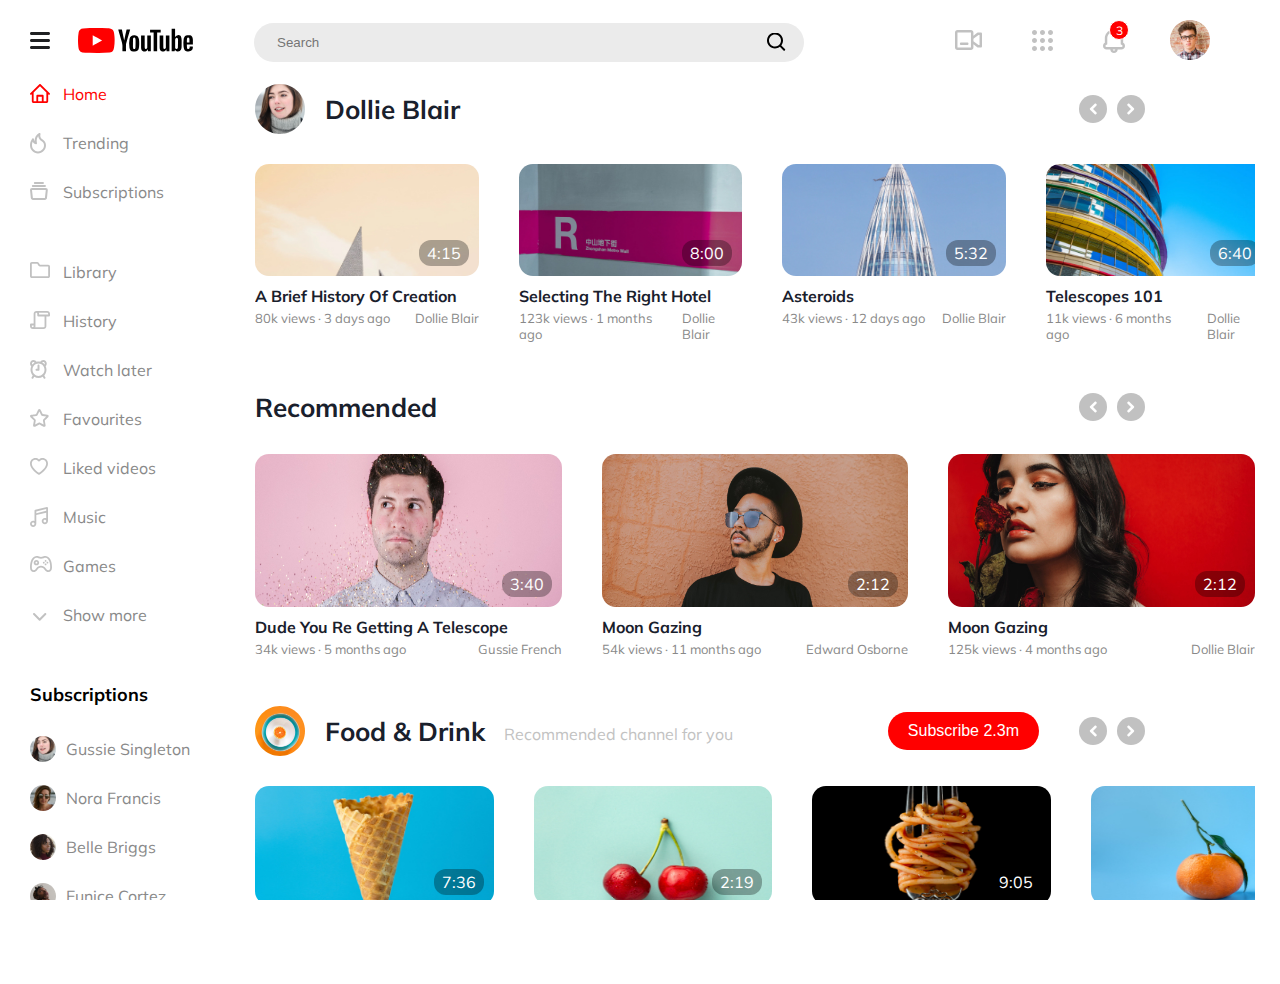
<file: index.html>
<!DOCTYPE html>
<html lang="en">

<head>
  <meta charset="UTF-8">
  <meta http-equiv="X-UA-Compatible" content="IE=edge">
  <meta name="viewport" content="width=device-width, initial-scale=1.0">
  <link rel="preconnect" href="https://fonts.gstatic.com" crossorigin>
  <link href="https://fonts.googleapis.com/css2?family=Mulish:wght@400;700&display=swap" rel="stylesheet">

  <link rel="stylesheet" href="./css/main.css">
  <link rel="stylesheet" href="./css/media.css">

  <title>YouTube Redesign</title>
</head>

<body>
  <header class="header">
    <div class="container">
      <div class="header__wrapper">
        <div class="header__logo">
          <a href="#" class="hamburger"><img src="./img/icons/hamburger.svg" alt="Menu"></a>
          <a href="./index.html"><img src="./img/logo.svg" alt="YouTube"></a>
        </div>
        <div class="header__input-wrapper">
          <input class="header__input-search" type="text" name="header-search" placeholder="Search">
        </div>
        <div class="header__details">
          <a href="#" class="header__icon">
            <svg class="icon" width="27" height="20" viewBox="0 0 27 20" xmlns="http://www.w3.org/2000/svg">
              <path fill-rule="evenodd" clip-rule="evenodd"
                d="M22.2082 2.86766L18.4091 5.68182V2.50266C18.4091 1.11814 17.3104 0 15.955 0H2.4541C1.09644 0 0 1.12048 0 2.50266V17.4973C0 18.8819 1.09874 20 2.4541 20H15.955C17.3126 20 18.4091 18.8795 18.4091 17.4973V14.3182L22.2082 17.1323C22.48 17.3336 22.9801 17.5 23.32 17.5H25.7691C26.456 17.5 27 16.939 27 16.2469V3.75309C27 3.06064 26.4489 2.5 25.7691 2.5H23.32C22.9732 2.5 22.4823 2.66461 22.2082 2.86766ZM2.45455 17.5V2.5H15.9545V17.5H2.45455ZM4.90909 13.75C4.90909 13.0596 5.45956 12.5 6.13996 12.5H12.2691C12.9489 12.5 13.5 13.0548 13.5 13.75C13.5 14.4404 12.9495 15 12.2691 15H6.13996C5.46017 15 4.90909 14.4452 4.90909 13.75ZM23.5108 14.9998L18.424 11.238L18.4243 8.76179L23.5073 4.9966L24.5455 4.99818V14.9988L23.5108 14.9998Z" />
            </svg>
          </a>
          <a href="#" class="header__icon">
            <svg class="icon" width="21" height="21" viewBox="0 0 21 21" xmlns="http://www.w3.org/2000/svg">
              <path fill-rule="evenodd" clip-rule="evenodd"
                d="M0 2.5C0 3.88071 1.11929 5 2.5 5C3.88071 5 5 3.88071 5 2.5C5 1.11929 3.88071 0 2.5 0C1.11929 0 0 1.11929 0 2.5ZM2.5 13C1.11929 13 0 11.8807 0 10.5C0 9.11929 1.11929 8 2.5 8C3.88071 8 5 9.11929 5 10.5C5 11.8807 3.88071 13 2.5 13ZM2.5 21C1.11929 21 0 19.8807 0 18.5C0 17.1193 1.11929 16 2.5 16C3.88071 16 5 17.1193 5 18.5C5 19.8807 3.88071 21 2.5 21ZM10.5 21C9.11929 21 8 19.8807 8 18.5C8 17.1193 9.11929 16 10.5 16C11.8807 16 13 17.1193 13 18.5C13 19.8807 11.8807 21 10.5 21ZM16 18.5C16 19.8807 17.1193 21 18.5 21C19.8807 21 21 19.8807 21 18.5C21 17.1193 19.8807 16 18.5 16C17.1193 16 16 17.1193 16 18.5ZM10.5 13C9.11929 13 8 11.8807 8 10.5C8 9.11929 9.11929 8 10.5 8C11.8807 8 13 9.11929 13 10.5C13 11.8807 11.8807 13 10.5 13ZM8 2.5C8 3.88071 9.11929 5 10.5 5C11.8807 5 13 3.88071 13 2.5C13 1.11929 11.8807 0 10.5 0C9.11929 0 8 1.11929 8 2.5ZM18.5 13C17.1193 13 16 11.8807 16 10.5C16 9.11929 17.1193 8 18.5 8C19.8807 8 21 9.11929 21 10.5C21 11.8807 19.8807 13 18.5 13ZM16 2.5C16 3.88071 17.1193 5 18.5 5C19.8807 5 21 3.88071 21 2.5C21 1.11929 19.8807 0 18.5 0C17.1193 0 16 1.11929 16 2.5Z" />
            </svg>
          </a>
          <a data-count="3" class="header__notification header__icon" href="#">
            <svg class="icon" width="22" height="26" viewBox="0 0 22 26" xmlns="http://www.w3.org/2000/svg">
              <path fill-rule="evenodd" clip-rule="evenodd"
                d="M3.66927 22.4545C1.64382 22.4545 0 20.8655 0 18.9091C0 17.6106 0.727122 16.4532 1.83849 15.835C1.83849 15.4764 1.83333 11.2256 1.83333 11.2256C1.83333 7.14185 4.66852 3.70365 8.55556 2.6765V2.36364C8.55556 1.05824 9.64997 0 11 0C12.35 0 13.4444 1.05824 13.4444 2.36364V2.6765C17.3323 3.70344 20.1667 7.14194 20.1667 11.2318V15.8454C21.2793 16.4664 22 17.619 22 18.9091C22 20.8681 20.3586 22.4545 18.3307 22.4545H14.6667C14.6646 24.413 13.0197 26 11 26C8.97496 26 7.33333 24.4143 7.33333 22.4571L3.66927 22.4545ZM9.77778 22.4545C9.77778 23.1083 10.3244 23.6364 11 23.6364C11.6709 23.6364 12.2201 23.1064 12.2222 22.4545H9.77778ZM17.7222 11.2318V16.9427C17.7222 17.2702 17.9922 17.6032 18.3181 17.6847L18.6385 17.7648C19.1733 17.8984 19.5556 18.3689 19.5556 18.9091C19.5556 19.5624 19.0088 20.0909 18.3307 20.0909H3.66927C2.99369 20.0909 2.44444 19.56 2.44444 18.9091C2.44444 18.3666 2.82517 17.8979 3.36026 17.7647L3.69151 17.6823C4.0153 17.6017 4.27778 17.2732 4.27778 16.9426V11.2256C4.27778 7.63639 7.28675 4.72727 11 4.72727C14.7148 4.72727 17.7222 7.63541 17.7222 11.2318Z" />
            </svg>
          </a>
        </div>
        <a href="#">
          <img src="./img/avatars/avatar1.svg" alt="Avatar">
        </a>
      </div>
    </div>
  </header>
  <main class="main">
    <section class="content content__main-page">
      <div class="sidebar scroll">
        <nav class="sidebar__menu">
          <ul class="sidebar__menu-list">
            <li class="sidebar__menu-item">
              <a href="#" class="sidebar__link sidebar__link_active">
                <div class="sidebar__menu-icon-wrapper">
                  <svg class="icon icon_active" width="20" height="19" viewBox="0 0 20 19"
                    xmlns="http://www.w3.org/2000/svg">
                    <path fill-rule="evenodd" clip-rule="evenodd"
                      d="M1.55192 10.5921C1.19689 10.9455 0.621289 10.9455 0.266267 10.5921C-0.0887555 10.2388 -0.0887555 9.66595 0.266267 9.31262L9.35718 0.264999C9.7122 -0.0883329 10.2878 -0.0883329 10.6428 0.264999L19.7337 9.31262C20.0888 9.66595 20.0888 10.2388 19.7337 10.5921C19.3787 10.9455 18.8031 10.9455 18.4481 10.5921L18.1818 10.3274V17.1945C18.1818 18.1933 17.3689 19 16.3628 19H3.63716C2.63348 19 1.81818 18.1934 1.81818 17.1945V10.3274L1.55192 10.5921ZM3.63716 17.1905L6.36364 17.191V11.7597C6.36364 11.2612 6.77023 10.8571 7.27003 10.8571H12.73C13.2306 10.8571 13.6364 11.2609 13.6364 11.7597V17.1929L16.3636 17.1945V8.51944L10 2.19166L3.63632 8.51948C3.63613 10.2308 3.63716 17.1905 3.63716 17.1905ZM11.8182 12.6653V17.1923L8.18182 17.1914V12.6667L11.8182 12.6653Z" />
                  </svg>
                </div>
                Home
              </a>
            </li>
            <li class="sidebar__menu-item">
              <a href="#" class="sidebar__link">
                <div class="sidebar__menu-icon-wrapper">
                  <svg class="icon" width="16" height="21" viewBox="0 0 16 21" xmlns="http://www.w3.org/2000/svg">
                    <path fill-rule="evenodd" clip-rule="evenodd"
                      d="M13.615 7.20041C15.1323 8.51081 16 10.1175 16 12.321C16 16.9118 12.4133 20.5268 8.0115 20.5268C3.60573 20.5268 0 16.9093 0 12.321C0 9.79412 0.547583 8.23242 2.15502 5.6366C2.66365 4.81522 3.89867 5.11434 3.99436 6.08209C4.08034 6.95167 4.34435 7.69187 4.729 8.25935C4.47244 5.19295 5.80372 1.74433 9.08631 0.10596C9.84629 -0.27335 10.6943 0.424512 10.4966 1.26648C9.98409 3.44851 10.5121 4.62244 11.8924 5.88709C11.926 5.91795 12.098 6.04489 12.3254 6.21279C12.7373 6.51686 13.3311 6.95524 13.615 7.20041ZM2.62075 9.00737C2.33897 9.66335 2 10.4525 2 12.321C2 15.7681 4.70107 18.478 8.0115 18.478C11.3159 18.478 14 15.7727 14 12.321C14 10.7811 13.4246 9.71578 12.3258 8.76679C12.1524 8.61699 11.7458 8.31456 11.3632 8.0299C11.0014 7.76076 10.6609 7.5075 10.559 7.41416C9.23392 6.20002 8.4238 4.9071 8.31376 3.18307C7.64377 3.85212 6.10424 5.93208 6.97198 10.0484C7.1065 10.6865 6.6318 11.289 5.99451 11.289C4.73006 11.289 3.48016 10.2984 2.71627 8.78204C2.68562 8.85634 2.65357 8.93095 2.62075 9.00737Z" />
                  </svg>
                </div>
                Trending
              </a>
            </li>
            <li class="sidebar__menu-item">
              <a href="#" class="sidebar__link">
                <div class="sidebar__menu-icon-wrapper">
                  <svg class="icon" width="18" height="18" viewBox="0 0 18 18" xmlns="http://www.w3.org/2000/svg">
                    <path fill-rule="evenodd" clip-rule="evenodd"
                      d="M3.9056 1C3.9056 0.447715 4.35471 0 4.901 0H12.9102C13.4599 0 13.9056 0.443865 13.9056 1C13.9056 1.55228 13.4565 2 12.9102 2H4.901C4.35125 2 3.9056 1.55614 3.9056 1ZM0.0101027 8.0949L0.811023 16.1041C0.917267 17.1665 1.83603 18 2.90122 18H14.91C15.9712 18 16.8943 17.1632 17.0002 16.1041L17.8011 8.0949C17.9152 6.95379 17.0495 6 15.9047 6H1.90647C0.759323 6 -0.103812 6.95576 0.0101027 8.0949ZM2.01101 8.00421L15.7998 8.0079L14.9056 16H2.9056L2.01101 8.00421ZM2.90122 3C2.35555 3 1.9056 3.44772 1.9056 4C1.9056 4.55614 2.35136 5 2.90122 5H14.91C15.4557 5 15.9056 4.55228 15.9056 4C15.9056 3.44386 15.4598 3 14.91 3H2.90122Z" />
                  </svg>
                </div>
                Subscriptions
              </a>
            </li>
          </ul>
          <ul class="sidebar__menu-list sidebar__menu-list_secondary">
            <li class="sidebar__menu-item">
              <a href="#" class="sidebar__link">
                <div class="sidebar__menu-icon-wrapper">
                  <svg class="icon" width="20" height="16" viewBox="0 0 20 16" xmlns="http://www.w3.org/2000/svg">
                    <path fill-rule=" evenodd" clip-rule="evenodd"
                      d="M1.81377 0C0.818072 0 0 0.793984 0 1.77341V14.2266C0 15.2066 0.814396 16 1.819 16H18.181C19.185 16 20 15.2042 20 14.2225V4.44412C20 3.4608 19.1843 2.66667 18.1781 2.66667H10.0034L8.71574 0.742815C8.441 0.332343 7.81071 0 7.30762 0H1.81377ZM18.181 14.2222L1.81818 14.2266L1.81377 1.77778L7.27273 1.78212L8.48211 3.64019C8.818 4.14203 9.39005 4.44444 10.0034 4.44444L18.1818 4.44412L18.181 14.2222Z" />
                  </svg>
                </div>
                Library
              </a>
            </li>
            <li class="sidebar__menu-item">
              <a href="#" class="sidebar__link">
                <div class="sidebar__menu-icon-wrapper">
                  <svg class="icon" width="20" height="18" viewBox="0 0 20 18" xmlns="http://www.w3.org/2000/svg">
                    <path fill-rule="evenodd" clip-rule="evenodd"
                      d="M6.36364 0C4.85741 0 3.63636 1.20746 3.63636 2.69744V12.6H0.909091C0.407014 12.6 0 13.0042 0 13.4991V15.3C0 16.7912 1.22411 18 2.72727 18H13.6364C15.1423 18 16.3636 16.7944 16.3636 15.3045V5.4H19.0909C19.5965 5.4 20 4.99813 20 4.5024V2.70439C20 1.21111 18.7799 0 17.2727 0H6.36364ZM5.3 16.2C5.40009 15.9193 5.45455 15.6172 5.45455 15.3026V2.69744C5.45455 2.20206 5.86107 1.8 6.36364 1.8C6.86402 1.8 7.27273 2.2043 7.27273 2.7V4.50094C7.27273 4.99748 7.67624 5.4 8.18182 5.4H14.5455V15.3045C14.5455 15.7991 14.1394 16.2 13.6364 16.2H5.3ZM1.81818 14.4V15.3C1.81818 15.7957 2.22689 16.2 2.72727 16.2C3.22984 16.2 3.63636 15.7979 3.63636 15.3026V14.4H1.81818ZM9.09091 3.6V2.7C9.09091 2.38443 9.03609 2.0815 8.9354 1.8H17.2727C17.7747 1.8 18.1818 2.20414 18.1818 2.70439V3.6H9.09091Z" />
                  </svg>
                </div>
                History
              </a>
            </li>
            <li class="sidebar__menu-item">
              <a href="#" class="sidebar__link">
                <div class="sidebar__menu-icon-wrapper">
                  <svg class="icon" width="17" height="19" viewBox="0 0 17 19" xmlns="http://www.w3.org/2000/svg">
                    <path fill-rule="evenodd" clip-rule="evenodd"
                      d="M12.7263 16.7342C11.4999 17.5194 10.0515 17.973 8.5 17.973C6.94846 17.973 5.50008 17.5194 4.27374 16.7342L3.36555 18.3497C3.08967 18.8405 2.48163 19.0104 2 18.7248C1.52171 18.4412 1.35565 17.817 1.6335 17.3227C1.6335 17.3227 2.68265 15.4627 2.70994 15.4264C1.3407 13.9519 0.5 11.9552 0.5 9.75676C0.5 8.53312 0.760452 7.37196 1.22753 6.32856C0.476253 5.66926 0 4.68905 0 3.59459C0 1.60935 1.567 0 3.5 0C4.79331 0 5.92278 0.720433 6.52869 1.79186C7.15928 1.62774 7.81973 1.54054 8.5 1.54054C9.11512 1.54054 9.71402 1.61184 10.2893 1.74683C10.9011 0.700295 12.017 0 13.2921 0C15.2251 0 16.7921 1.60935 16.7921 3.59459C16.7921 4.61644 16.3769 5.5387 15.7104 6.19316C16.2164 7.27113 16.5 8.47993 16.5 9.75676C16.5 11.9552 15.6593 13.9519 14.2901 15.4264C14.3173 15.4627 15.3665 17.3227 15.3665 17.3227C15.6443 17.817 15.4783 18.4412 15 18.7248C14.5184 19.0104 13.9103 18.8405 13.6344 18.3497L12.7263 16.7342ZM7.5 5.64845C7.5 5.08135 7.94386 4.62162 8.5 4.62162C9.05229 4.62162 9.5 5.07733 9.5 5.64845V9.75676C9.5 10.324 9.05665 10.7838 8.50095 10.7838H6.49905C5.94729 10.7838 5.5 10.3279 5.5 9.75676C5.5 9.18955 5.94335 8.72973 6.49905 8.72973H7.5V5.64845ZM2 3.59459C2 2.74378 2.67157 2.05405 3.5 2.05405C3.93928 2.05405 4.3426 2.24978 4.62052 2.56955C3.73645 3.07397 2.95519 3.74545 2.3172 4.54247C2.11715 4.27879 2 3.9482 2 3.59459ZM14.7921 3.59459C14.7921 2.74378 14.1205 2.05405 13.2921 2.05405C12.8889 2.05405 12.5161 2.21892 12.2426 2.49324C13.1305 2.9768 13.9191 3.62706 14.569 4.4034C14.7112 4.1665 14.7921 3.8885 14.7921 3.59459ZM8.5 15.9189C5.18629 15.9189 2.5 13.16 2.5 9.75676C2.5 6.35349 5.18629 3.59459 8.5 3.59459C11.8137 3.59459 14.5 6.35349 14.5 9.75676C14.5 13.16 11.8137 15.9189 8.5 15.9189Z" />
                  </svg>
                </div>
                Watch later
              </a>
            </li>
            <li class="sidebar__menu-item">
              <a href="#" class="sidebar__link">
                <div class="sidebar__menu-icon-wrapper">
                  <svg class="icon" width="19" height="18" viewBox="0 0 19 18" xmlns="http://www.w3.org/2000/svg">
                    <path fill-rule="evenodd" clip-rule="evenodd"
                      d="M15.5882 16.1776C15.8046 17.4345 14.7118 18.2242 13.5793 17.6312C13.5793 17.6312 9.32641 15.4276 9.36773 15.4059L5.11778 17.6312C3.98444 18.2246 2.89263 17.4335 3.10892 16.1776C3.10892 16.1776 3.89901 11.4682 3.93244 11.5007L0.494159 8.16277C-0.422732 7.27264 -0.00467551 5.99401 1.26148 5.81077C1.26148 5.81077 6.00269 5.10388 5.98203 5.14558L8.107 0.857337C8.67367 -0.286213 10.0239 -0.285345 10.5901 0.857337C10.5901 0.857337 12.7302 5.1298 12.684 5.12312L17.4356 5.81077C18.7027 5.99415 19.1191 7.27331 18.2029 8.16277C18.2029 8.16277 14.7844 11.5102 14.7765 11.4644L15.5882 16.1776ZM5.09647 15.5573L8.50515 13.7718C9.0044 13.5104 9.6939 13.511 10.1919 13.7718L13.609 15.561L12.9495 11.7764C12.8542 11.2228 13.0679 10.5699 13.4708 10.1787L16.2242 7.50565L12.4175 6.95008C11.8593 6.8693 11.3019 6.46516 11.0528 5.96262L9.34969 2.52567L7.64427 5.96262C7.39464 6.46637 6.83646 6.8695 6.27962 6.95008L2.46854 7.50163L5.22632 10.1787C5.63022 10.5708 5.84269 11.2241 5.74757 11.7764L5.09647 15.5573Z" />
                  </svg>
                </div>
                Favourites
              </a>
            </li>
            <li class="sidebar__menu-item">
              <a href="#" class="sidebar__link">
                <div class="sidebar__menu-icon-wrapper">
                  <svg class="icon" width="18" height="17" viewBox="0 0 18 17" xmlns="http://www.w3.org/2000/svg">
                    <path fill-rule="evenodd" clip-rule="evenodd"
                      d="M12.6 0C11.217 0 9.95536 0.530866 9 1.40391C8.04464 0.530866 6.78304 0 5.4 0C2.41766 0 0 2.46848 0 5.51351C0 9.95785 4.48072 14.2534 8.62049 16.7595C8.83009 16.8923 9.17315 16.8905 9.38216 16.7577C13.4946 14.2432 18 9.95763 18 5.51351C18 2.46848 15.5823 0 12.6 0ZM9.00509 14.8252C4.5546 11.8546 1.8 8.38441 1.8 5.51351C1.8 3.48349 3.41177 1.83784 5.4 1.83784C6.29958 1.83784 7.14325 2.17359 7.79955 2.77335L8.66561 3.56478C8.8528 3.73585 9.14971 3.73355 9.33439 3.56478L10.2004 2.77335C10.8567 2.17359 11.7004 1.83784 12.6 1.83784C14.5882 1.83784 16.2 3.48349 16.2 5.51351C16.2 8.45823 13.4557 11.8546 9.00509 14.8252Z" />
                  </svg>
                </div>
                Liked videos
              </a>
            </li>
            <li class="sidebar__menu-item">
              <a href="#" class="sidebar__link">
                <div class="sidebar__menu-icon-wrapper">
                  <svg class="icon" width="18" height="20" viewBox="0 0 18 20" xmlns="http://www.w3.org/2000/svg">
                    <path fill-rule="evenodd" clip-rule="evenodd"
                      d="M14.85 17.2729C16.5897 17.2729 18 15.8484 18 14.0911V0.92929C18.0016 0.854306 17.9939 0.777902 17.9762 0.701509C17.8626 0.212723 17.3782 -0.0904878 16.8943 0.0242693L5.22802 2.79094C4.82628 2.88621 4.55117 3.23961 4.5 3.63657V13.9428C4.09084 13.7464 3.63312 13.6366 3.15 13.6366C1.4103 13.6366 0 15.0611 0 16.8184C0 18.5757 1.4103 20.0002 3.15 20.0002C4.8897 20.0002 6.3 18.5757 6.3 16.8184V8.0407L16.2 5.6929V11.2155C15.7908 11.0192 15.3331 10.9093 14.85 10.9093C13.1103 10.9093 11.7 12.3338 11.7 14.0911C11.7 15.8484 13.1103 17.2729 14.85 17.2729ZM6.3 6.17308V4.40434L16.2 2.05654V3.82528L6.3 6.17308ZM16.2 14.0911C16.2 13.338 15.5956 12.7275 14.85 12.7275C14.1044 12.7275 13.5 13.338 13.5 14.0911C13.5 14.8442 14.1044 15.4548 14.85 15.4548C15.5956 15.4548 16.2 14.8442 16.2 14.0911ZM3.15 15.4548C3.89558 15.4548 4.5 16.0653 4.5 16.8184C4.5 17.5715 3.89558 18.182 3.15 18.182C2.40442 18.182 1.8 17.5715 1.8 16.8184C1.8 16.0653 2.40442 15.4548 3.15 15.4548Z" />
                  </svg>
                </div>
                Music
              </a>
            </li>
            <li class="sidebar__menu-item">
              <a href="#" class="sidebar__link">
                <div class="sidebar__menu-icon-wrapper">
                  <svg class="icon" width="22" height="16" viewBox="0 0 22 16" xmlns="http://www.w3.org/2000/svg">
                    <path fill-rule="evenodd" clip-rule="evenodd"
                      d="M12.9034 0.5233C12.1075 0.810958 11.7676 0.88899 10.9998 0.88899C10.232 0.88899 9.89216 0.810958 9.09627 0.5233L9.03409 0.500814C8.02943 0.137542 7.43229 0 6.44525 0C4.05055 0 1.85231 2.2826 0.942996 5.06478C0.245262 7.1996 0.0589768 8.56701 0 11.5385C0.0582506 14.4925 1.34092 15.9856 3.66063 16C5.11467 15.9917 6.11219 15.363 7.03418 14.2208C7.17642 14.0446 7.56758 13.5231 7.60944 13.4673L7.61308 13.4625C8.56208 12.235 9.54325 11.5652 11.0027 11.5556C12.4564 11.5652 13.4376 12.235 14.3866 13.4625L14.3902 13.4673C14.4321 13.5231 14.8232 14.0446 14.9655 14.2208C15.8875 15.363 16.885 15.9917 18.3278 16C20.6587 15.9856 21.9414 14.4925 21.9997 11.5727C21.9407 8.56701 21.7544 7.1996 21.0567 5.06478C20.1474 2.2826 17.9491 0 15.5544 0C14.5674 0 13.9702 0.137542 12.9656 0.500814L12.9034 0.5233ZM8.45597 2.18913C9.4419 2.54547 10.0813 2.66676 10.9998 2.66676C11.9183 2.66676 12.5578 2.54547 13.5437 2.18913L13.6061 2.16655C14.4238 1.87087 14.828 1.77778 15.5544 1.77778C16.9794 1.77778 18.6138 3.47492 19.309 5.60189C19.9465 7.55254 20.1108 8.75828 20.1667 11.5727C20.1263 13.5619 19.5656 14.2146 18.3273 14.2222C17.5536 14.2178 17.0194 13.8811 16.4091 13.125C16.3079 12.9996 16.0221 12.62 15.9044 12.4636L15.9043 12.4634L15.9041 12.4633L15.904 12.4631L15.9037 12.4627L15.9037 12.4627L15.8535 12.3961C14.5953 10.7687 13.164 9.79184 10.9941 9.77782C8.83563 9.79184 7.40436 10.7687 6.14621 12.3961L6.096 12.4626C5.97878 12.6183 5.69198 12.9994 5.59053 13.125C4.98023 13.8811 4.44608 14.2178 3.6611 14.2222C2.43407 14.2146 1.87336 13.5619 1.83299 11.5384C1.88885 8.75828 2.05311 7.55254 2.69066 5.60189C3.38582 3.47492 5.02024 1.77778 6.44525 1.77778C7.17164 1.77778 7.57582 1.87087 8.39355 2.16655L8.45597 2.18913ZM15.5832 5.77778C15.0769 5.77778 14.6665 5.37981 14.6665 4.88889C14.6665 4.39797 15.0769 4 15.5832 4C16.0894 4 16.4998 4.39797 16.4998 4.88889C16.4998 5.37981 16.0894 5.77778 15.5832 5.77778ZM14.6665 8.44444C14.6665 8.93536 15.0769 9.33333 15.5832 9.33333C16.0894 9.33333 16.4998 8.93536 16.4998 8.44444C16.4998 7.95352 16.0894 7.55556 15.5832 7.55556C15.0769 7.55556 14.6665 7.95352 14.6665 8.44444ZM17.4165 7.55556C16.9102 7.55556 16.4998 7.15759 16.4998 6.66667C16.4998 6.17575 16.9102 5.77778 17.4165 5.77778C17.9228 5.77778 18.3332 6.17575 18.3332 6.66667C18.3332 7.15759 17.9228 7.55556 17.4165 7.55556ZM12.8332 6.66667C12.8332 7.15759 13.2436 7.55556 13.7498 7.55556C14.2561 7.55556 14.6665 7.15759 14.6665 6.66667C14.6665 6.17575 14.2561 5.77778 13.7498 5.77778C13.2436 5.77778 12.8332 6.17575 12.8332 6.66667ZM6.4165 9.33333C4.89771 9.33333 3.6665 8.13943 3.6665 6.66667C3.6665 5.19391 4.89771 4 6.4165 4C7.93528 4 9.1665 5.19391 9.1665 6.66667C9.1665 8.13943 7.93528 9.33333 6.4165 9.33333ZM7.33316 6.66667C7.33316 7.15759 6.92276 7.55556 6.4165 7.55556C5.91024 7.55556 5.49983 7.15759 5.49983 6.66667C5.49983 6.17575 5.91024 5.77778 6.4165 5.77778C6.92276 5.77778 7.33316 6.17575 7.33316 6.66667Z" />
                  </svg>
                </div>
                Games
              </a>
            </li>
            <li class="sidebar__menu-item">
              <a href="#" class="sidebar__link">
                <div class="sidebar__menu-icon-wrapper sidebar__menu-icon-wrapper_more">
                  <svg class="icon" width="14" height="8" viewBox="0 0 14 8" xmlns="http://www.w3.org/2000/svg">
                    <path
                      d="M6.66931 5.25531L11.6193 0.305313C11.8704 0.0453564 12.2422 -0.0588996 12.5918 0.0326158C12.9415 0.124131 13.2145 0.397176 13.306 0.746806C13.3975 1.09644 13.2933 1.46824 13.0333 1.71931L7.37631 7.37631C6.98581 7.7667 6.35281 7.7667 5.96231 7.37631L0.305313 1.71931C0.0453564 1.46824 -0.0588996 1.09644 0.0326158 0.746806C0.124131 0.397176 0.397176 0.124131 0.746806 0.0326158C1.09644 -0.0588996 1.46824 0.0453564 1.71931 0.305313L6.66931 5.25531Z" />
                  </svg>
                </div>
                Show more
              </a>
            </li>
          </ul>
        </nav>
        <div class="sidebar__subscriptions">
          <h3 class="sidebar__subscriptions-title">Subscriptions</h3>
          <ul class="sidebar__subscriptions-list">
            <li class="sidebar__subscriptions-item">
              <a href="./channel.html" class="sidebar__link">
                <div class="sidebar__subscriptions-avatar-wrapper">
                  <img src="./img/avatars/avatar2.svg" alt="Avatar">
                </div>
                Gussie Singleton
              </a>
            </li>
            <li class="sidebar__subscriptions-item">
              <a href="./channel.html" class="sidebar__link">
                <div class="sidebar__subscriptions-avatar-wrapper">
                  <img src="./img/avatars/avatar3.svg" alt="Avatar">
                </div>
                Nora Francis
              </a>
            </li>
            <li class="sidebar__subscriptions-item">
              <a href="./channel.html" class="sidebar__link">
                <div class="sidebar__subscriptions-avatar-wrapper">
                  <img src="./img/avatars/avatar4.svg" alt="Avatar">
                </div>
                Belle Briggs
              </a>
            </li>
            <li class="sidebar__subscriptions-item">
              <a href="#" class="sidebar__link">
                <div class="sidebar__subscriptions-avatar-wrapper">
                  <img src="./img/avatars/avatar5.svg" alt="Avatar">
                </div>
                Eunice Cortez
              </a>
            </li>
            <li class="sidebar__subscriptions-item">
              <a href="#" class="sidebar__link">
                <div class="sidebar__subscriptions-avatar-wrapper">
                  <img src="./img/avatars/avatar6.svg" alt="Avatar">
                </div>
                Emma Hanson
              </a>
            </li>
            <li class="sidebar__subscriptions-item">
              <a href="#" class="sidebar__link">
                <div class="sidebar__subscriptions-avatar-wrapper">
                  <img src="./img/avatars/avatar7.svg" alt="Avatar">
                </div>
                Leah Berry
              </a>
            </li>
          </ul>
        </div>
        <div class="sidebar__settings">
          <a href="#" class="sidebar__link">
            <div class="sidebar__menu-icon-wrapper">
              <svg class="icon" width="19" height="20" viewBox="0 0 19 20" xmlns="http://www.w3.org/2000/svg">
                <path fill-rule="evenodd" clip-rule="evenodd"
                  d="M13.4684 3.72984L12.7255 3.2963C12.7255 3.2963 11.9499 1.18529 11.8845 1.04241C11.6372 0.446706 10.9608 0 10.2828 0H8.42097C7.74577 0 7.07222 0.445749 6.80795 1.06812C6.75378 1.18551 5.98673 3.29574 5.98673 3.29574L5.25274 3.73208C5.25274 3.73208 3.01723 3.34267 2.86067 3.32789C2.22115 3.24416 1.49608 3.60662 1.15706 4.19382L0.22616 5.80618C-0.11144 6.39092 -0.0621848 7.1971 0.344673 7.73715C0.419296 7.84283 1.8639 9.57203 1.8639 9.57203C1.8639 9.57203 1.85186 9.85686 1.85186 10C1.85186 10.303 1.86248 10.429 1.86248 10.429C1.86248 10.429 0.419296 12.1572 0.328229 12.2853C-0.0641449 12.7973 -0.112893 13.6066 0.22616 14.1938L1.15706 15.8062C1.49462 16.3909 2.21732 16.7514 2.88838 16.6691C3.01723 16.6573 5.23083 16.2672 5.23083 16.2672L5.97602 16.6921C5.97602 16.6921 6.75378 18.8145 6.81919 18.9574C7.06642 19.5532 7.74286 20 8.42097 20H10.2828C10.9579 20 11.6314 19.5544 11.8957 18.9321C11.9499 18.8147 12.7255 16.7 12.7255 16.7L13.4565 16.269C13.4565 16.269 15.8311 16.6709 15.8364 16.6714C16.4824 16.7558 17.2076 16.3934 17.5467 15.8062L18.4776 14.1938C18.8151 13.6091 18.766 12.803 18.3592 12.263C18.2846 12.1573 16.8393 10.4365 16.8393 10.4365C16.8393 10.4365 16.8519 10.146 16.8519 10C16.8519 9.69704 16.8429 9.56952 16.8429 9.56952C16.8429 9.56952 18.2846 7.8427 18.3757 7.71452C18.7679 7.20254 18.8166 6.39338 18.4776 5.80618L17.5467 4.19382C17.2091 3.60908 16.4863 3.24864 15.8151 3.33097C15.6863 3.34276 13.4684 3.72984 13.4684 3.72984ZM10.9423 4.30503L11.0766 4.75439L11.508 4.93843C11.9156 5.11235 12.3007 5.33528 12.6549 5.60181L13.0302 5.88422L13.4872 5.77567C14.151 5.618 15.7116 5.35656 15.8613 5.33828C15.9481 5.32769 16.6964 6.62368 16.6438 6.69352C16.5532 6.81399 15.5466 8.03475 15.0782 8.5308L14.7565 8.8714L14.8124 9.33653C14.8386 9.55534 14.8519 9.77673 14.8519 10C14.8519 10.2233 14.8386 10.4447 14.8124 10.6635L14.7565 11.1286L15.0782 11.4692C15.5466 11.9652 16.5532 13.186 16.6438 13.3065C16.6964 13.3763 15.9126 14.668 15.8613 14.6617C15.7116 14.6434 14.151 14.382 13.4872 14.2243L13.0302 14.1158L12.6549 14.3982C12.3007 14.6647 11.9156 14.8877 11.508 15.0616L11.0766 15.2456L10.9423 15.695C10.747 16.3484 10.1933 17.8297 10.1343 17.9684C10.1001 18.0487 8.60366 18.0487 8.56947 17.9683C8.5105 17.8297 7.95692 16.3484 7.76164 15.6951L7.62731 15.2457L7.1959 15.0616C6.78824 14.8877 6.40322 14.6648 6.04897 14.3983L5.67364 14.1159L5.21666 14.2245C4.55278 14.3822 2.99208 14.6435 2.84241 14.6618C2.75565 14.6724 2.00741 13.3763 2.05996 13.3065C2.15061 13.186 3.15718 11.9654 3.62557 11.4694L3.94723 11.1288L3.89139 10.6637C3.86512 10.4448 3.85186 10.2233 3.85186 10C3.85186 9.77667 3.86512 9.55522 3.89139 9.33635L3.94723 8.87119L3.62557 8.53058C3.15718 8.0346 2.15061 6.81396 2.05996 6.69349C2.00741 6.62365 2.75565 5.32763 2.84241 5.33821C2.99208 5.35647 4.55278 5.61785 5.21666 5.77554L5.67364 5.88408L6.04897 5.6017C6.40322 5.33517 6.78824 5.11226 7.1959 4.93836L7.62731 4.75432L7.76164 4.30495C7.95692 3.65163 8.5105 2.17034 8.56947 2.03168C8.60366 1.9513 10.1001 1.95127 10.1343 2.03164C10.1933 2.1703 10.747 3.65163 10.9423 4.30503ZM9.35186 13C7.69501 13 6.35186 11.6569 6.35186 10C6.35186 8.34315 7.69501 7 9.35186 7C11.0087 7 12.3519 8.34315 12.3519 10C12.3519 11.6569 11.0087 13 9.35186 13ZM10.3519 10C10.3519 10.5523 9.90415 11 9.35186 11C8.79958 11 8.35186 10.5523 8.35186 10C8.35186 9.44771 8.79958 9 9.35186 9C9.90415 9 10.3519 9.44771 10.3519 10Z" />
              </svg>
            </div>
            Settings
          </a>
        </div>
      </div>
      <div class="content__home-page scroll">
        <ul>
          <li class="content__recommendation">
            <div class="content__header">
              <h2 class="content__specific-title">
                <div class="content__image-wrapper">
                  <img class="content__image" src="./img/avatars/avatar2.svg" alt="Avatar">
                </div>
                Dollie Blair
              </h2>
              <div class="arrows">
                <button class="arrow arrow_left">
                  <div class="arrow-icon">
                    <img src="./img/icons/arrow-left.svg" alt="Arrow">
                  </div>
                </button>
                <button class="arrow">
                  <div class="arrow-icon">
                    <img src="./img/icons/arrow-right.svg" alt="Arrow">
                  </div>
                </button>
              </div>
            </div>
            <div class="content__slider">
              <ul class="content__video-list">
                <li class="content__video-item">
                  <a href="./video-player.html" class="content__video-link">
                    <div class="content__video-sm-image-wrapper">
                      <img class="image-border-radius" src="./img/video/small-size/small-video1.jpg" alt="Video">
                      <span class="video-time">4:15</span>
                    </div>
                    <h3 class="content__video-title">A Brief History Of Creation</h3>
                    <div class="content__video-info">
                      <p>80k views · 3 days ago</p>
                      <p>Dollie Blair</p>
                    </div>
                  </a>
                </li>
                <li class="content__video-item">
                  <a href="#" class="content__video-link">
                    <div class="content__video-sm-image-wrapper">
                      <img class="image-border-radius" src="./img/video/small-size/small-video2.jpg" alt="Video">
                      <span class="video-time">8:00</span>
                    </div>
                    <h3 class="content__video-title">Selecting The Right Hotel</h3>
                    <div class="content__video-info">
                      <p>123k views · 1 months ago</p>
                      <p>Dollie Blair</p>
                    </div>
                  </a>
                </li>
                <li class="content__video-item">
                  <a href="#" class="content__video-link">
                    <div class="content__video-sm-image-wrapper">
                      <img class="image-border-radius" src="./img/video/small-size/small-video3.jpg" alt="Video">
                      <span class="video-time">5:32</span>
                    </div>
                    <h3 class="content__video-title">Asteroids</h3>
                    <div class="content__video-info">
                      <p>43k views · 12 days ago</p>
                      <p>Dollie Blair</p>
                    </div>
                  </a>
                </li>
                <li class="content__video-item">
                  <a href="#" class="content__video-link">
                    <div class="content__video-sm-image-wrapper">
                      <img class="image-border-radius" src="./img/video/small-size/small-video4.jpg" alt="Video">
                      <span class="video-time">6:40</span>
                    </div>
                    <h3 class="content__video-title">Telescopes 101</h3>
                    <div class="content__video-info">
                      <p>11k views · 6 months ago</p>
                      <p>Dollie Blair</p>
                    </div>
                  </a>
                </li>
                <li class="content__video-item">
                  <a href="#" class="content__video-link">
                    <div class="content__video-sm-image-wrapper">
                      <img class="image-border-radius" src="./img/video/small-size/small-video5.jpg" alt="Video">
                      <span class="video-time">1:45</span>
                    </div>
                    <h3 class="content__video-title">Medical Care Is Just</h3>
                    <div class="content__video-info">
                      <p>18k views · 2 days ago</p>
                      <p>Dollie Blair</p>
                    </div>
                  </a>
                </li>
                <li class="content__video-item">
                  <a href="#" class="content__video-link">
                    <div class="content__video-sm-image-wrapper">
                      <img class="image-border-radius" src="./img/video/small-size/small-video6.jpg" alt="Video">
                      <span class="video-time">2:12</span>
                    </div>
                    <h3 class="content__video-title">Moon Gazing</h3>
                    <div class="content__video-info">
                      <p>67k views · 4 months ago</p>
                      <p>Dollie Blair</p>
                    </div>
                  </a>
                </li>
              </ul>
            </div>
          </li>
          <li class="content__recommendation">
            <div class="content__header">
              <h2 class="content__specific-title">
                Recommended
              </h2>
              <div class="arrows">
                <button class="arrow arrow_left">
                  <div class="arrow-icon">
                    <img src="./img/icons/arrow-left.svg" alt="Arrow">
                  </div>
                </button>
                <button class="arrow">
                  <div class="arrow-icon">
                    <img src="./img/icons/arrow-right.svg" alt="Arrow">
                  </div>
                </button>
              </div>
            </div>
            <div class="content__slider">
              <ul class="content__video-list content__video-list_second">
                <li class="content__video-item">
                  <a href="#" class="content__video-link">
                    <div class="content__video-big-image-wrapper image-border-radius">
                      <img class="image-border-radius" src="./img/video/big-size/big-video1.jpg" alt="Video">
                      <span class="video-time">3:40</span>
                    </div>
                    <h3 class="content__video-title">Dude You Re Getting A Telescope</h3>
                    <div class="content__video-info">
                      <p>34k views · 5 months ago</p>
                      <p>Gussie French</p>
                    </div>
                  </a>
                </li>
                <li class="content__video-item">
                  <a href="#" class="content__video-link">
                    <div class="content__video-big-image-wrapper image-border-radius">
                      <img class="image-border-radius" src="./img/video/big-size/big-video2.jpg" alt="Video">
                      <span class="video-time">2:12</span>
                    </div>
                    <h3 class="content__video-title">Moon Gazing</h3>
                    <div class="content__video-info">
                      <p>54k views · 11 months ago</p>
                      <p>Edward Osborne</p>
                    </div>
                  </a>
                </li>
                <li class="content__video-item">
                  <a href="#" class="content__video-link">
                    <div class="content__video-big-image-wrapper image-border-radius">
                      <img class="image-border-radius" src="./img/video/big-size/big-video3.jpg" alt="Video">
                      <span class="video-time">2:12</span>
                    </div>
                    <h3 class="content__video-title">Moon Gazing</h3>
                    <div class="content__video-info">
                      <p>125k views · 4 months ago</p>
                      <p>Dollie Blair</p>
                    </div>
                  </a>
                </li>
              </ul>
            </div>
          </li>
          <li class="content__recommendation">
            <div class="content__header">
              <h2 class="content__specific-title">
                <div class="content__image-wrapper">
                  <img class="content__image" src="./img/plate.svg" alt="Avatar">
                </div>
                Food & Drink
                <span class="content__subtitle">Recommended channel for you</span>
              </h2>
              <div class="content__controls">
                <button class="subscribe">Subscribe 2.3m</button>
                <div class="arrows">
                  <button class="arrow arrow_left">
                    <div class="arrow-icon">
                      <img src="./img/icons/arrow-left.svg" alt="Arrow">
                    </div>
                  </button>
                  <button class="arrow">
                    <div class="arrow-icon">
                      <img src="./img/icons/arrow-right.svg" alt="Arrow">
                    </div>
                  </button>
                </div>
              </div>
            </div>
            <div class="content__slider">
              <ul class="content__video-list">
                <li class="content__video-item">
                  <a href="#" class="content__video-link">
                    <div class="content__video-sm-image-wrapper">
                      <img class="image-border-radius" src="./img/video/small-size/small-video7.jpg" alt="Video">
                      <span class="video-time">7:36</span>
                    </div>
                    <h3 class="content__video-title">Astronomy Or Astrology</h3>
                    <div class="content__video-info">
                      <p>240k views · 4 months ago</p>
                      <p>Food & Drink</p>
                    </div>
                  </a>
                </li>
                <li class="content__video-item">
                  <a href="#" class="content__video-link">
                    <div class="content__video-sm-image-wrapper">
                      <img class="image-border-radius" src="./img/video/small-size/small-video8.jpg" alt="Video">
                      <span class="video-time">2:19</span>
                    </div>
                    <h3 class="content__video-title">Advertising Outdoors</h3>
                    <div class="content__video-info">
                      <p>13k views · 15 days ago</p>
                      <p>Food & Drink</p>
                    </div>
                  </a>
                </li>
                <li class="content__video-item">
                  <a href="#" class="content__video-link">
                    <div class="content__video-sm-image-wrapper">
                      <img class="image-border-radius" src="./img/video/small-size/small-video9.jpg" alt="Video">
                      <span class="video-time">9:05</span>
                    </div>
                    <h3 class="content__video-title">Radio Astronomy</h3>
                    <div class="content__video-info">
                      <p>1k views · 11 months ago</p>
                      <p>Food & Drink</p>
                    </div>
                  </a>
                </li>
                <li class="content__video-item">
                  <a href="#" class="content__video-link">
                    <div class="content__video-sm-image-wrapper">
                      <img class="image-border-radius" src="./img/video/small-size/small-video10.jpg" alt="Video">
                      <span class="video-time">3:40</span>
                    </div>
                    <h3 class="content__video-title">A Good Autoresponder</h3>
                    <div class="content__video-info">
                      <p>45k views · 2 months ago</p>
                      <p>Food & Drink</p>
                    </div>
                  </a>
                </li>
                <li class="content__video-item">
                  <a href="#" class="content__video-link">
                    <div class="content__video-sm-image-wrapper">
                      <img class="image-border-radius" src="./img/video/small-size/small-video11.jpg" alt="Video">
                      <span class="video-time">1:56</span>
                    </div>
                    <h3 class="content__video-title">Baby Monitor Technology</h3>
                    <div class="content__video-info">
                      <p>86k views · 7 days ago</p>
                      <p>Food & Drink</p>
                    </div>
                  </a>
                </li>
                <li class="content__video-item">
                  <a href="#" class="content__video-link">
                    <div class="content__video-sm-image-wrapper">
                      <img class="image-border-radius" src="./img/video/small-size/small-video12.jpg" alt="Video">
                      <span class="video-time">4:15</span>
                    </div>
                    <h3 class="content__video-title">Asteroids</h3>
                    <div class="content__video-info">
                      <p>123k views · 4 months ago</p>
                      <p>Dollie Blair</p>
                    </div>
                  </a>
                </li>
              </ul>
            </div>
          </li>
        </ul>
      </div>
    </section>
  </main>
</body>

</html>
</file>
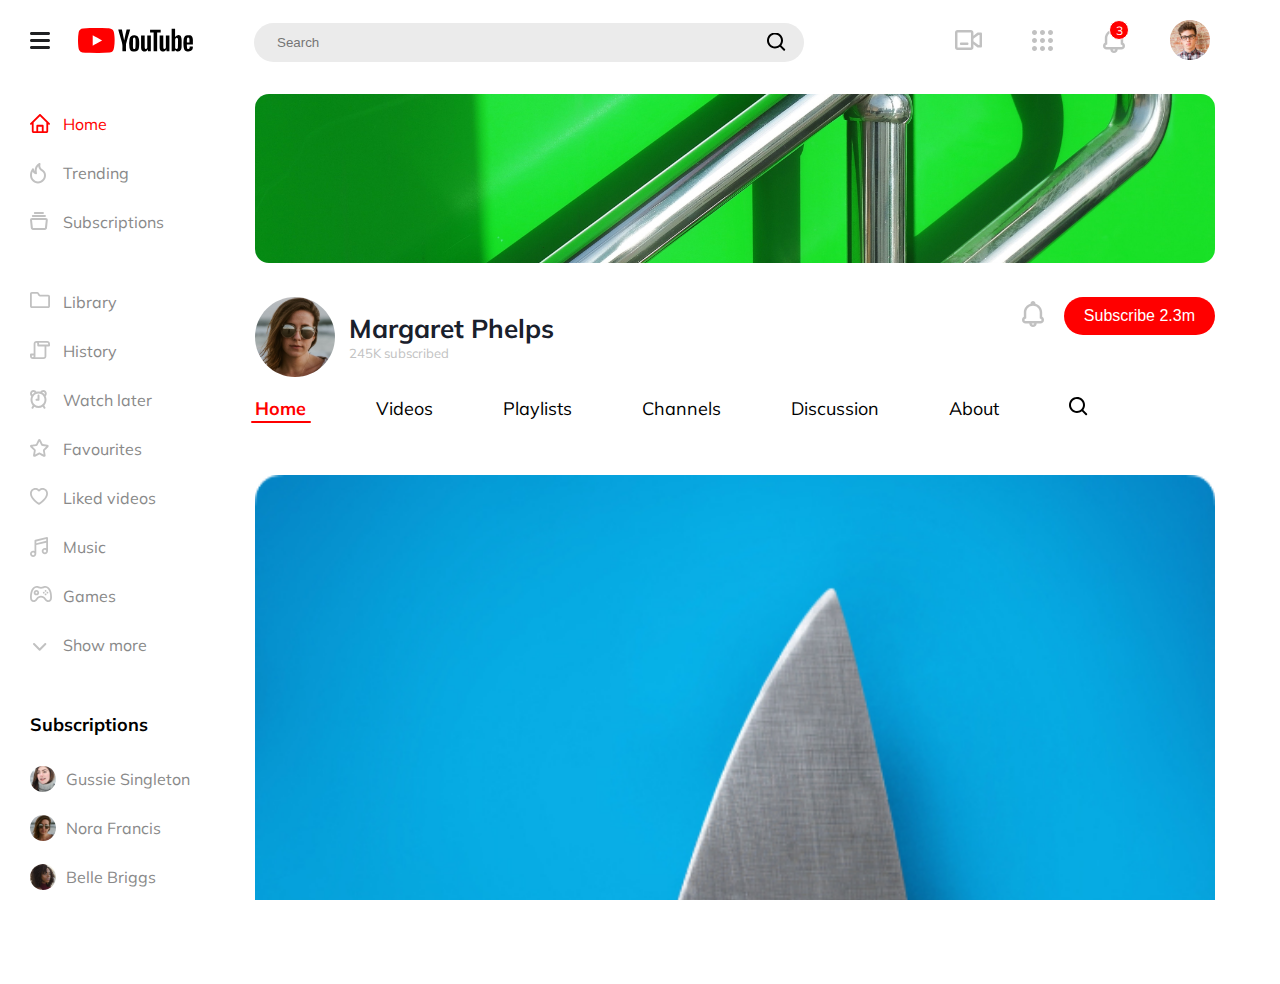
<file: channel.html>
<!DOCTYPE html>
<html lang="en">

<head>
  <meta charset="UTF-8">
  <meta http-equiv="X-UA-Compatible" content="IE=edge">
  <meta name="viewport" content="width=device-width, initial-scale=1.0">
  <link rel="preconnect" href="https://fonts.gstatic.com" crossorigin>
  <link href="https://fonts.googleapis.com/css2?family=Mulish:wght@400;700&display=swap" rel="stylesheet">

  <link rel="stylesheet" href="./css/main.css">
  <link rel="stylesheet" href="./css/media.css">

  <title>YouTube Redesign</title>
</head>

<body>
  <header class="header">
    <div class="header__wrapper">
      <div class="header__logo channel-page-logo">
        <a href="#" class="hamburger"><img src="./img/icons/hamburger.svg" alt="Menu"></a>
        <a href="./index.html"><img src="./img/logo.svg" alt="YouTube"></a>
      </div>
      <a href="./index.html" class="logo">
        <div class="logo__wrapper">
          <img src="./img/icons/logo-icon.svg" alt="YouTube">
        </div>
        Margaret Phelps
      </a>
      <div class="header__input-wrapper">
        <input class="header__input-search" type="text" name="header-search" placeholder="Search">
      </div>
      <div class="header__details">
        <a href="#" class="header__icon">
          <svg class="icon" width="27" height="20" viewBox="0 0 27 20" xmlns="http://www.w3.org/2000/svg">
            <path fill-rule="evenodd" clip-rule="evenodd"
              d="M22.2082 2.86766L18.4091 5.68182V2.50266C18.4091 1.11814 17.3104 0 15.955 0H2.4541C1.09644 0 0 1.12048 0 2.50266V17.4973C0 18.8819 1.09874 20 2.4541 20H15.955C17.3126 20 18.4091 18.8795 18.4091 17.4973V14.3182L22.2082 17.1323C22.48 17.3336 22.9801 17.5 23.32 17.5H25.7691C26.456 17.5 27 16.939 27 16.2469V3.75309C27 3.06064 26.4489 2.5 25.7691 2.5H23.32C22.9732 2.5 22.4823 2.66461 22.2082 2.86766ZM2.45455 17.5V2.5H15.9545V17.5H2.45455ZM4.90909 13.75C4.90909 13.0596 5.45956 12.5 6.13996 12.5H12.2691C12.9489 12.5 13.5 13.0548 13.5 13.75C13.5 14.4404 12.9495 15 12.2691 15H6.13996C5.46017 15 4.90909 14.4452 4.90909 13.75ZM23.5108 14.9998L18.424 11.238L18.4243 8.76179L23.5073 4.9966L24.5455 4.99818V14.9988L23.5108 14.9998Z" />
          </svg>
        </a>
        <a href="#" class="header__icon">
          <svg class="icon" width="21" height="21" viewBox="0 0 21 21" xmlns="http://www.w3.org/2000/svg">
            <path fill-rule="evenodd" clip-rule="evenodd"
              d="M0 2.5C0 3.88071 1.11929 5 2.5 5C3.88071 5 5 3.88071 5 2.5C5 1.11929 3.88071 0 2.5 0C1.11929 0 0 1.11929 0 2.5ZM2.5 13C1.11929 13 0 11.8807 0 10.5C0 9.11929 1.11929 8 2.5 8C3.88071 8 5 9.11929 5 10.5C5 11.8807 3.88071 13 2.5 13ZM2.5 21C1.11929 21 0 19.8807 0 18.5C0 17.1193 1.11929 16 2.5 16C3.88071 16 5 17.1193 5 18.5C5 19.8807 3.88071 21 2.5 21ZM10.5 21C9.11929 21 8 19.8807 8 18.5C8 17.1193 9.11929 16 10.5 16C11.8807 16 13 17.1193 13 18.5C13 19.8807 11.8807 21 10.5 21ZM16 18.5C16 19.8807 17.1193 21 18.5 21C19.8807 21 21 19.8807 21 18.5C21 17.1193 19.8807 16 18.5 16C17.1193 16 16 17.1193 16 18.5ZM10.5 13C9.11929 13 8 11.8807 8 10.5C8 9.11929 9.11929 8 10.5 8C11.8807 8 13 9.11929 13 10.5C13 11.8807 11.8807 13 10.5 13ZM8 2.5C8 3.88071 9.11929 5 10.5 5C11.8807 5 13 3.88071 13 2.5C13 1.11929 11.8807 0 10.5 0C9.11929 0 8 1.11929 8 2.5ZM18.5 13C17.1193 13 16 11.8807 16 10.5C16 9.11929 17.1193 8 18.5 8C19.8807 8 21 9.11929 21 10.5C21 11.8807 19.8807 13 18.5 13ZM16 2.5C16 3.88071 17.1193 5 18.5 5C19.8807 5 21 3.88071 21 2.5C21 1.11929 19.8807 0 18.5 0C17.1193 0 16 1.11929 16 2.5Z" />
          </svg>
        </a>
        <a data-count="3" class="header__notification header__icon" href="#">
          <svg class="icon" width="22" height="26" viewBox="0 0 22 26" xmlns="http://www.w3.org/2000/svg">
            <path fill-rule="evenodd" clip-rule="evenodd"
              d="M3.66927 22.4545C1.64382 22.4545 0 20.8655 0 18.9091C0 17.6106 0.727122 16.4532 1.83849 15.835C1.83849 15.4764 1.83333 11.2256 1.83333 11.2256C1.83333 7.14185 4.66852 3.70365 8.55556 2.6765V2.36364C8.55556 1.05824 9.64997 0 11 0C12.35 0 13.4444 1.05824 13.4444 2.36364V2.6765C17.3323 3.70344 20.1667 7.14194 20.1667 11.2318V15.8454C21.2793 16.4664 22 17.619 22 18.9091C22 20.8681 20.3586 22.4545 18.3307 22.4545H14.6667C14.6646 24.413 13.0197 26 11 26C8.97496 26 7.33333 24.4143 7.33333 22.4571L3.66927 22.4545ZM9.77778 22.4545C9.77778 23.1083 10.3244 23.6364 11 23.6364C11.6709 23.6364 12.2201 23.1064 12.2222 22.4545H9.77778ZM17.7222 11.2318V16.9427C17.7222 17.2702 17.9922 17.6032 18.3181 17.6847L18.6385 17.7648C19.1733 17.8984 19.5556 18.3689 19.5556 18.9091C19.5556 19.5624 19.0088 20.0909 18.3307 20.0909H3.66927C2.99369 20.0909 2.44444 19.56 2.44444 18.9091C2.44444 18.3666 2.82517 17.8979 3.36026 17.7647L3.69151 17.6823C4.0153 17.6017 4.27778 17.2732 4.27778 16.9426V11.2256C4.27778 7.63639 7.28675 4.72727 11 4.72727C14.7148 4.72727 17.7222 7.63541 17.7222 11.2318Z" />
          </svg>
        </a>
      </div>
      <a href="#" class="header__avatar">
        <img src="./img/avatars/avatar1.svg" alt="Avatar">
      </a>
      <a href="#" class="header__more">
        <svg width="5" height="19" viewBox="0 0 5 19" fill="none" xmlns="http://www.w3.org/2000/svg">
          <path fill-rule="evenodd" clip-rule="evenodd"
            d="M2.5 0C3.88071 0 5 1.11929 5 2.5C5 3.88071 3.88071 5 2.5 5C1.11929 5 0 3.88071 0 2.5C0 1.11929 1.11929 0 2.5 0ZM5 9.5C5 8.11929 3.88071 7 2.5 7C1.11929 7 0 8.11929 0 9.5C0 10.8807 1.11929 12 2.5 12C3.88071 12 5 10.8807 5 9.5ZM5 16.5C5 15.1193 3.88071 14 2.5 14C1.11929 14 0 15.1193 0 16.5C0 17.8807 1.11929 19 2.5 19C3.88071 19 5 17.8807 5 16.5Z"
            fill="black" />
        </svg>
      </a>
    </div>
  </header>
  <main class="main">
    <section class="content">
      <div class="sidebar scroll">
        <nav class="sidebar__menu">
          <ul class="sidebar__menu-list">
            <li class="sidebar__menu-item">
              <a href="#" class="sidebar__link sidebar__link_active">
                <div class="sidebar__menu-icon-wrapper">
                  <svg class="icon icon_active" width="20" height="19" viewBox="0 0 20 19"
                    xmlns="http://www.w3.org/2000/svg">
                    <path fill-rule="evenodd" clip-rule="evenodd"
                      d="M1.55192 10.5921C1.19689 10.9455 0.621289 10.9455 0.266267 10.5921C-0.0887555 10.2388 -0.0887555 9.66595 0.266267 9.31262L9.35718 0.264999C9.7122 -0.0883329 10.2878 -0.0883329 10.6428 0.264999L19.7337 9.31262C20.0888 9.66595 20.0888 10.2388 19.7337 10.5921C19.3787 10.9455 18.8031 10.9455 18.4481 10.5921L18.1818 10.3274V17.1945C18.1818 18.1933 17.3689 19 16.3628 19H3.63716C2.63348 19 1.81818 18.1934 1.81818 17.1945V10.3274L1.55192 10.5921ZM3.63716 17.1905L6.36364 17.191V11.7597C6.36364 11.2612 6.77023 10.8571 7.27003 10.8571H12.73C13.2306 10.8571 13.6364 11.2609 13.6364 11.7597V17.1929L16.3636 17.1945V8.51944L10 2.19166L3.63632 8.51948C3.63613 10.2308 3.63716 17.1905 3.63716 17.1905ZM11.8182 12.6653V17.1923L8.18182 17.1914V12.6667L11.8182 12.6653Z" />
                  </svg>
                </div>
                Home
              </a>
            </li>
            <li class="sidebar__menu-item">
              <a href="#" class="sidebar__link">
                <div class="sidebar__menu-icon-wrapper">
                  <svg class="icon" width="16" height="21" viewBox="0 0 16 21" xmlns="http://www.w3.org/2000/svg">
                    <path fill-rule="evenodd" clip-rule="evenodd"
                      d="M13.615 7.20041C15.1323 8.51081 16 10.1175 16 12.321C16 16.9118 12.4133 20.5268 8.0115 20.5268C3.60573 20.5268 0 16.9093 0 12.321C0 9.79412 0.547583 8.23242 2.15502 5.6366C2.66365 4.81522 3.89867 5.11434 3.99436 6.08209C4.08034 6.95167 4.34435 7.69187 4.729 8.25935C4.47244 5.19295 5.80372 1.74433 9.08631 0.10596C9.84629 -0.27335 10.6943 0.424512 10.4966 1.26648C9.98409 3.44851 10.5121 4.62244 11.8924 5.88709C11.926 5.91795 12.098 6.04489 12.3254 6.21279C12.7373 6.51686 13.3311 6.95524 13.615 7.20041ZM2.62075 9.00737C2.33897 9.66335 2 10.4525 2 12.321C2 15.7681 4.70107 18.478 8.0115 18.478C11.3159 18.478 14 15.7727 14 12.321C14 10.7811 13.4246 9.71578 12.3258 8.76679C12.1524 8.61699 11.7458 8.31456 11.3632 8.0299C11.0014 7.76076 10.6609 7.5075 10.559 7.41416C9.23392 6.20002 8.4238 4.9071 8.31376 3.18307C7.64377 3.85212 6.10424 5.93208 6.97198 10.0484C7.1065 10.6865 6.6318 11.289 5.99451 11.289C4.73006 11.289 3.48016 10.2984 2.71627 8.78204C2.68562 8.85634 2.65357 8.93095 2.62075 9.00737Z" />
                  </svg>
                </div>
                Trending
              </a>
            </li>
            <li class="sidebar__menu-item">
              <a href="#" class="sidebar__link">
                <div class="sidebar__menu-icon-wrapper">
                  <svg class="icon" width="18" height="18" viewBox="0 0 18 18" xmlns="http://www.w3.org/2000/svg">
                    <path fill-rule="evenodd" clip-rule="evenodd"
                      d="M3.9056 1C3.9056 0.447715 4.35471 0 4.901 0H12.9102C13.4599 0 13.9056 0.443865 13.9056 1C13.9056 1.55228 13.4565 2 12.9102 2H4.901C4.35125 2 3.9056 1.55614 3.9056 1ZM0.0101027 8.0949L0.811023 16.1041C0.917267 17.1665 1.83603 18 2.90122 18H14.91C15.9712 18 16.8943 17.1632 17.0002 16.1041L17.8011 8.0949C17.9152 6.95379 17.0495 6 15.9047 6H1.90647C0.759323 6 -0.103812 6.95576 0.0101027 8.0949ZM2.01101 8.00421L15.7998 8.0079L14.9056 16H2.9056L2.01101 8.00421ZM2.90122 3C2.35555 3 1.9056 3.44772 1.9056 4C1.9056 4.55614 2.35136 5 2.90122 5H14.91C15.4557 5 15.9056 4.55228 15.9056 4C15.9056 3.44386 15.4598 3 14.91 3H2.90122Z" />
                  </svg>
                </div>
                Subscriptions
              </a>
            </li>
          </ul>
          <ul class="sidebar__menu-list sidebar__menu-list_secondary">
            <li class="sidebar__menu-item">
              <a href="#" class="sidebar__link">
                <div class="sidebar__menu-icon-wrapper">
                  <svg class="icon" width="20" height="16" viewBox="0 0 20 16" xmlns="http://www.w3.org/2000/svg">
                    <path fill-rule=" evenodd" clip-rule="evenodd"
                      d="M1.81377 0C0.818072 0 0 0.793984 0 1.77341V14.2266C0 15.2066 0.814396 16 1.819 16H18.181C19.185 16 20 15.2042 20 14.2225V4.44412C20 3.4608 19.1843 2.66667 18.1781 2.66667H10.0034L8.71574 0.742815C8.441 0.332343 7.81071 0 7.30762 0H1.81377ZM18.181 14.2222L1.81818 14.2266L1.81377 1.77778L7.27273 1.78212L8.48211 3.64019C8.818 4.14203 9.39005 4.44444 10.0034 4.44444L18.1818 4.44412L18.181 14.2222Z" />
                  </svg>
                </div>
                Library
              </a>
            </li>
            <li class="sidebar__menu-item">
              <a href="#" class="sidebar__link">
                <div class="sidebar__menu-icon-wrapper">
                  <svg class="icon" width="20" height="18" viewBox="0 0 20 18" xmlns="http://www.w3.org/2000/svg">
                    <path fill-rule="evenodd" clip-rule="evenodd"
                      d="M6.36364 0C4.85741 0 3.63636 1.20746 3.63636 2.69744V12.6H0.909091C0.407014 12.6 0 13.0042 0 13.4991V15.3C0 16.7912 1.22411 18 2.72727 18H13.6364C15.1423 18 16.3636 16.7944 16.3636 15.3045V5.4H19.0909C19.5965 5.4 20 4.99813 20 4.5024V2.70439C20 1.21111 18.7799 0 17.2727 0H6.36364ZM5.3 16.2C5.40009 15.9193 5.45455 15.6172 5.45455 15.3026V2.69744C5.45455 2.20206 5.86107 1.8 6.36364 1.8C6.86402 1.8 7.27273 2.2043 7.27273 2.7V4.50094C7.27273 4.99748 7.67624 5.4 8.18182 5.4H14.5455V15.3045C14.5455 15.7991 14.1394 16.2 13.6364 16.2H5.3ZM1.81818 14.4V15.3C1.81818 15.7957 2.22689 16.2 2.72727 16.2C3.22984 16.2 3.63636 15.7979 3.63636 15.3026V14.4H1.81818ZM9.09091 3.6V2.7C9.09091 2.38443 9.03609 2.0815 8.9354 1.8H17.2727C17.7747 1.8 18.1818 2.20414 18.1818 2.70439V3.6H9.09091Z" />
                  </svg>
                </div>
                History
              </a>
            </li>
            <li class="sidebar__menu-item">
              <a href="#" class="sidebar__link">
                <div class="sidebar__menu-icon-wrapper">
                  <svg class="icon" width="17" height="19" viewBox="0 0 17 19" xmlns="http://www.w3.org/2000/svg">
                    <path fill-rule="evenodd" clip-rule="evenodd"
                      d="M12.7263 16.7342C11.4999 17.5194 10.0515 17.973 8.5 17.973C6.94846 17.973 5.50008 17.5194 4.27374 16.7342L3.36555 18.3497C3.08967 18.8405 2.48163 19.0104 2 18.7248C1.52171 18.4412 1.35565 17.817 1.6335 17.3227C1.6335 17.3227 2.68265 15.4627 2.70994 15.4264C1.3407 13.9519 0.5 11.9552 0.5 9.75676C0.5 8.53312 0.760452 7.37196 1.22753 6.32856C0.476253 5.66926 0 4.68905 0 3.59459C0 1.60935 1.567 0 3.5 0C4.79331 0 5.92278 0.720433 6.52869 1.79186C7.15928 1.62774 7.81973 1.54054 8.5 1.54054C9.11512 1.54054 9.71402 1.61184 10.2893 1.74683C10.9011 0.700295 12.017 0 13.2921 0C15.2251 0 16.7921 1.60935 16.7921 3.59459C16.7921 4.61644 16.3769 5.5387 15.7104 6.19316C16.2164 7.27113 16.5 8.47993 16.5 9.75676C16.5 11.9552 15.6593 13.9519 14.2901 15.4264C14.3173 15.4627 15.3665 17.3227 15.3665 17.3227C15.6443 17.817 15.4783 18.4412 15 18.7248C14.5184 19.0104 13.9103 18.8405 13.6344 18.3497L12.7263 16.7342ZM7.5 5.64845C7.5 5.08135 7.94386 4.62162 8.5 4.62162C9.05229 4.62162 9.5 5.07733 9.5 5.64845V9.75676C9.5 10.324 9.05665 10.7838 8.50095 10.7838H6.49905C5.94729 10.7838 5.5 10.3279 5.5 9.75676C5.5 9.18955 5.94335 8.72973 6.49905 8.72973H7.5V5.64845ZM2 3.59459C2 2.74378 2.67157 2.05405 3.5 2.05405C3.93928 2.05405 4.3426 2.24978 4.62052 2.56955C3.73645 3.07397 2.95519 3.74545 2.3172 4.54247C2.11715 4.27879 2 3.9482 2 3.59459ZM14.7921 3.59459C14.7921 2.74378 14.1205 2.05405 13.2921 2.05405C12.8889 2.05405 12.5161 2.21892 12.2426 2.49324C13.1305 2.9768 13.9191 3.62706 14.569 4.4034C14.7112 4.1665 14.7921 3.8885 14.7921 3.59459ZM8.5 15.9189C5.18629 15.9189 2.5 13.16 2.5 9.75676C2.5 6.35349 5.18629 3.59459 8.5 3.59459C11.8137 3.59459 14.5 6.35349 14.5 9.75676C14.5 13.16 11.8137 15.9189 8.5 15.9189Z" />
                  </svg>
                </div>
                Watch later
              </a>
            </li>
            <li class="sidebar__menu-item">
              <a href="#" class="sidebar__link">
                <div class="sidebar__menu-icon-wrapper">
                  <svg class="icon" width="19" height="18" viewBox="0 0 19 18" xmlns="http://www.w3.org/2000/svg">
                    <path fill-rule="evenodd" clip-rule="evenodd"
                      d="M15.5882 16.1776C15.8046 17.4345 14.7118 18.2242 13.5793 17.6312C13.5793 17.6312 9.32641 15.4276 9.36773 15.4059L5.11778 17.6312C3.98444 18.2246 2.89263 17.4335 3.10892 16.1776C3.10892 16.1776 3.89901 11.4682 3.93244 11.5007L0.494159 8.16277C-0.422732 7.27264 -0.00467551 5.99401 1.26148 5.81077C1.26148 5.81077 6.00269 5.10388 5.98203 5.14558L8.107 0.857337C8.67367 -0.286213 10.0239 -0.285345 10.5901 0.857337C10.5901 0.857337 12.7302 5.1298 12.684 5.12312L17.4356 5.81077C18.7027 5.99415 19.1191 7.27331 18.2029 8.16277C18.2029 8.16277 14.7844 11.5102 14.7765 11.4644L15.5882 16.1776ZM5.09647 15.5573L8.50515 13.7718C9.0044 13.5104 9.6939 13.511 10.1919 13.7718L13.609 15.561L12.9495 11.7764C12.8542 11.2228 13.0679 10.5699 13.4708 10.1787L16.2242 7.50565L12.4175 6.95008C11.8593 6.8693 11.3019 6.46516 11.0528 5.96262L9.34969 2.52567L7.64427 5.96262C7.39464 6.46637 6.83646 6.8695 6.27962 6.95008L2.46854 7.50163L5.22632 10.1787C5.63022 10.5708 5.84269 11.2241 5.74757 11.7764L5.09647 15.5573Z" />
                  </svg>
                </div>
                Favourites
              </a>
            </li>
            <li class="sidebar__menu-item">
              <a href="#" class="sidebar__link">
                <div class="sidebar__menu-icon-wrapper">
                  <svg class="icon" width="18" height="17" viewBox="0 0 18 17" xmlns="http://www.w3.org/2000/svg">
                    <path fill-rule="evenodd" clip-rule="evenodd"
                      d="M12.6 0C11.217 0 9.95536 0.530866 9 1.40391C8.04464 0.530866 6.78304 0 5.4 0C2.41766 0 0 2.46848 0 5.51351C0 9.95785 4.48072 14.2534 8.62049 16.7595C8.83009 16.8923 9.17315 16.8905 9.38216 16.7577C13.4946 14.2432 18 9.95763 18 5.51351C18 2.46848 15.5823 0 12.6 0ZM9.00509 14.8252C4.5546 11.8546 1.8 8.38441 1.8 5.51351C1.8 3.48349 3.41177 1.83784 5.4 1.83784C6.29958 1.83784 7.14325 2.17359 7.79955 2.77335L8.66561 3.56478C8.8528 3.73585 9.14971 3.73355 9.33439 3.56478L10.2004 2.77335C10.8567 2.17359 11.7004 1.83784 12.6 1.83784C14.5882 1.83784 16.2 3.48349 16.2 5.51351C16.2 8.45823 13.4557 11.8546 9.00509 14.8252Z" />
                  </svg>
                </div>
                Liked videos
              </a>
            </li>
            <li class="sidebar__menu-item">
              <a href="#" class="sidebar__link">
                <div class="sidebar__menu-icon-wrapper">
                  <svg class="icon" width="18" height="20" viewBox="0 0 18 20" xmlns="http://www.w3.org/2000/svg">
                    <path fill-rule="evenodd" clip-rule="evenodd"
                      d="M14.85 17.2729C16.5897 17.2729 18 15.8484 18 14.0911V0.92929C18.0016 0.854306 17.9939 0.777902 17.9762 0.701509C17.8626 0.212723 17.3782 -0.0904878 16.8943 0.0242693L5.22802 2.79094C4.82628 2.88621 4.55117 3.23961 4.5 3.63657V13.9428C4.09084 13.7464 3.63312 13.6366 3.15 13.6366C1.4103 13.6366 0 15.0611 0 16.8184C0 18.5757 1.4103 20.0002 3.15 20.0002C4.8897 20.0002 6.3 18.5757 6.3 16.8184V8.0407L16.2 5.6929V11.2155C15.7908 11.0192 15.3331 10.9093 14.85 10.9093C13.1103 10.9093 11.7 12.3338 11.7 14.0911C11.7 15.8484 13.1103 17.2729 14.85 17.2729ZM6.3 6.17308V4.40434L16.2 2.05654V3.82528L6.3 6.17308ZM16.2 14.0911C16.2 13.338 15.5956 12.7275 14.85 12.7275C14.1044 12.7275 13.5 13.338 13.5 14.0911C13.5 14.8442 14.1044 15.4548 14.85 15.4548C15.5956 15.4548 16.2 14.8442 16.2 14.0911ZM3.15 15.4548C3.89558 15.4548 4.5 16.0653 4.5 16.8184C4.5 17.5715 3.89558 18.182 3.15 18.182C2.40442 18.182 1.8 17.5715 1.8 16.8184C1.8 16.0653 2.40442 15.4548 3.15 15.4548Z" />
                  </svg>
                </div>
                Music
              </a>
            </li>
            <li class="sidebar__menu-item">
              <a href="#" class="sidebar__link">
                <div class="sidebar__menu-icon-wrapper">
                  <svg class="icon" width="22" height="16" viewBox="0 0 22 16" xmlns="http://www.w3.org/2000/svg">
                    <path fill-rule="evenodd" clip-rule="evenodd"
                      d="M12.9034 0.5233C12.1075 0.810958 11.7676 0.88899 10.9998 0.88899C10.232 0.88899 9.89216 0.810958 9.09627 0.5233L9.03409 0.500814C8.02943 0.137542 7.43229 0 6.44525 0C4.05055 0 1.85231 2.2826 0.942996 5.06478C0.245262 7.1996 0.0589768 8.56701 0 11.5385C0.0582506 14.4925 1.34092 15.9856 3.66063 16C5.11467 15.9917 6.11219 15.363 7.03418 14.2208C7.17642 14.0446 7.56758 13.5231 7.60944 13.4673L7.61308 13.4625C8.56208 12.235 9.54325 11.5652 11.0027 11.5556C12.4564 11.5652 13.4376 12.235 14.3866 13.4625L14.3902 13.4673C14.4321 13.5231 14.8232 14.0446 14.9655 14.2208C15.8875 15.363 16.885 15.9917 18.3278 16C20.6587 15.9856 21.9414 14.4925 21.9997 11.5727C21.9407 8.56701 21.7544 7.1996 21.0567 5.06478C20.1474 2.2826 17.9491 0 15.5544 0C14.5674 0 13.9702 0.137542 12.9656 0.500814L12.9034 0.5233ZM8.45597 2.18913C9.4419 2.54547 10.0813 2.66676 10.9998 2.66676C11.9183 2.66676 12.5578 2.54547 13.5437 2.18913L13.6061 2.16655C14.4238 1.87087 14.828 1.77778 15.5544 1.77778C16.9794 1.77778 18.6138 3.47492 19.309 5.60189C19.9465 7.55254 20.1108 8.75828 20.1667 11.5727C20.1263 13.5619 19.5656 14.2146 18.3273 14.2222C17.5536 14.2178 17.0194 13.8811 16.4091 13.125C16.3079 12.9996 16.0221 12.62 15.9044 12.4636L15.9043 12.4634L15.9041 12.4633L15.904 12.4631L15.9037 12.4627L15.9037 12.4627L15.8535 12.3961C14.5953 10.7687 13.164 9.79184 10.9941 9.77782C8.83563 9.79184 7.40436 10.7687 6.14621 12.3961L6.096 12.4626C5.97878 12.6183 5.69198 12.9994 5.59053 13.125C4.98023 13.8811 4.44608 14.2178 3.6611 14.2222C2.43407 14.2146 1.87336 13.5619 1.83299 11.5384C1.88885 8.75828 2.05311 7.55254 2.69066 5.60189C3.38582 3.47492 5.02024 1.77778 6.44525 1.77778C7.17164 1.77778 7.57582 1.87087 8.39355 2.16655L8.45597 2.18913ZM15.5832 5.77778C15.0769 5.77778 14.6665 5.37981 14.6665 4.88889C14.6665 4.39797 15.0769 4 15.5832 4C16.0894 4 16.4998 4.39797 16.4998 4.88889C16.4998 5.37981 16.0894 5.77778 15.5832 5.77778ZM14.6665 8.44444C14.6665 8.93536 15.0769 9.33333 15.5832 9.33333C16.0894 9.33333 16.4998 8.93536 16.4998 8.44444C16.4998 7.95352 16.0894 7.55556 15.5832 7.55556C15.0769 7.55556 14.6665 7.95352 14.6665 8.44444ZM17.4165 7.55556C16.9102 7.55556 16.4998 7.15759 16.4998 6.66667C16.4998 6.17575 16.9102 5.77778 17.4165 5.77778C17.9228 5.77778 18.3332 6.17575 18.3332 6.66667C18.3332 7.15759 17.9228 7.55556 17.4165 7.55556ZM12.8332 6.66667C12.8332 7.15759 13.2436 7.55556 13.7498 7.55556C14.2561 7.55556 14.6665 7.15759 14.6665 6.66667C14.6665 6.17575 14.2561 5.77778 13.7498 5.77778C13.2436 5.77778 12.8332 6.17575 12.8332 6.66667ZM6.4165 9.33333C4.89771 9.33333 3.6665 8.13943 3.6665 6.66667C3.6665 5.19391 4.89771 4 6.4165 4C7.93528 4 9.1665 5.19391 9.1665 6.66667C9.1665 8.13943 7.93528 9.33333 6.4165 9.33333ZM7.33316 6.66667C7.33316 7.15759 6.92276 7.55556 6.4165 7.55556C5.91024 7.55556 5.49983 7.15759 5.49983 6.66667C5.49983 6.17575 5.91024 5.77778 6.4165 5.77778C6.92276 5.77778 7.33316 6.17575 7.33316 6.66667Z" />
                  </svg>
                </div>
                Games
              </a>
            </li>
            <li class="sidebar__menu-item">
              <a href="#" class="sidebar__link">
                <div class="sidebar__menu-icon-wrapper sidebar__menu-icon-wrapper_more">
                  <svg class="icon" width="14" height="8" viewBox="0 0 14 8" xmlns="http://www.w3.org/2000/svg">
                    <path
                      d="M6.66931 5.25531L11.6193 0.305313C11.8704 0.0453564 12.2422 -0.0588996 12.5918 0.0326158C12.9415 0.124131 13.2145 0.397176 13.306 0.746806C13.3975 1.09644 13.2933 1.46824 13.0333 1.71931L7.37631 7.37631C6.98581 7.7667 6.35281 7.7667 5.96231 7.37631L0.305313 1.71931C0.0453564 1.46824 -0.0588996 1.09644 0.0326158 0.746806C0.124131 0.397176 0.397176 0.124131 0.746806 0.0326158C1.09644 -0.0588996 1.46824 0.0453564 1.71931 0.305313L6.66931 5.25531Z" />
                  </svg>
                </div>
                Show more
              </a>
            </li>
          </ul>
        </nav>
        <div class="sidebar__subscriptions">
          <h3 class="sidebar__subscriptions-title">Subscriptions</h3>
          <ul class="sidebar__subscriptions-list">
            <li class="sidebar__subscriptions-item">
              <a href="#" class="sidebar__link">
                <div class="sidebar__subscriptions-avatar-wrapper">
                  <img src="./img/avatars/avatar2.svg" alt="Avatar">
                </div>
                Gussie Singleton
              </a>
            </li>
            <li class="sidebar__subscriptions-item">
              <a href="#" class="sidebar__link">
                <div class="sidebar__subscriptions-avatar-wrapper">
                  <img src="./img/avatars/avatar3.svg" alt="Avatar">
                </div>
                Nora Francis
              </a>
            </li>
            <li class="sidebar__subscriptions-item">
              <a href="#" class="sidebar__link">
                <div class="sidebar__subscriptions-avatar-wrapper">
                  <img src="./img/avatars/avatar4.svg" alt="Avatar">
                </div>
                Belle Briggs
              </a>
            </li>
            <li class="sidebar__subscriptions-item">
              <a href="#" class="sidebar__link">
                <div class="sidebar__subscriptions-avatar-wrapper">
                  <img src="./img/avatars/avatar5.svg" alt="Avatar">
                </div>
                Eunice Cortez
              </a>
            </li>
            <li class="sidebar__subscriptions-item">
              <a href="#" class="sidebar__link">
                <div class="sidebar__subscriptions-avatar-wrapper">
                  <img src="./img/avatars/avatar6.svg" alt="Avatar">
                </div>
                Emma Hanson
              </a>
            </li>
            <li class="sidebar__subscriptions-item">
              <a href="#" class="sidebar__link">
                <div class="sidebar__subscriptions-avatar-wrapper">
                  <img src="./img/avatars/avatar7.svg" alt="Avatar">
                </div>
                Leah Berry
              </a>
            </li>
          </ul>
        </div>
        <div class="sidebar__settings">
          <a href="#" class="sidebar__link">
            <div class="sidebar__menu-icon-wrapper">
              <svg class="icon" width="19" height="20" viewBox="0 0 19 20" xmlns="http://www.w3.org/2000/svg">
                <path fill-rule="evenodd" clip-rule="evenodd"
                  d="M13.4684 3.72984L12.7255 3.2963C12.7255 3.2963 11.9499 1.18529 11.8845 1.04241C11.6372 0.446706 10.9608 0 10.2828 0H8.42097C7.74577 0 7.07222 0.445749 6.80795 1.06812C6.75378 1.18551 5.98673 3.29574 5.98673 3.29574L5.25274 3.73208C5.25274 3.73208 3.01723 3.34267 2.86067 3.32789C2.22115 3.24416 1.49608 3.60662 1.15706 4.19382L0.22616 5.80618C-0.11144 6.39092 -0.0621848 7.1971 0.344673 7.73715C0.419296 7.84283 1.8639 9.57203 1.8639 9.57203C1.8639 9.57203 1.85186 9.85686 1.85186 10C1.85186 10.303 1.86248 10.429 1.86248 10.429C1.86248 10.429 0.419296 12.1572 0.328229 12.2853C-0.0641449 12.7973 -0.112893 13.6066 0.22616 14.1938L1.15706 15.8062C1.49462 16.3909 2.21732 16.7514 2.88838 16.6691C3.01723 16.6573 5.23083 16.2672 5.23083 16.2672L5.97602 16.6921C5.97602 16.6921 6.75378 18.8145 6.81919 18.9574C7.06642 19.5532 7.74286 20 8.42097 20H10.2828C10.9579 20 11.6314 19.5544 11.8957 18.9321C11.9499 18.8147 12.7255 16.7 12.7255 16.7L13.4565 16.269C13.4565 16.269 15.8311 16.6709 15.8364 16.6714C16.4824 16.7558 17.2076 16.3934 17.5467 15.8062L18.4776 14.1938C18.8151 13.6091 18.766 12.803 18.3592 12.263C18.2846 12.1573 16.8393 10.4365 16.8393 10.4365C16.8393 10.4365 16.8519 10.146 16.8519 10C16.8519 9.69704 16.8429 9.56952 16.8429 9.56952C16.8429 9.56952 18.2846 7.8427 18.3757 7.71452C18.7679 7.20254 18.8166 6.39338 18.4776 5.80618L17.5467 4.19382C17.2091 3.60908 16.4863 3.24864 15.8151 3.33097C15.6863 3.34276 13.4684 3.72984 13.4684 3.72984ZM10.9423 4.30503L11.0766 4.75439L11.508 4.93843C11.9156 5.11235 12.3007 5.33528 12.6549 5.60181L13.0302 5.88422L13.4872 5.77567C14.151 5.618 15.7116 5.35656 15.8613 5.33828C15.9481 5.32769 16.6964 6.62368 16.6438 6.69352C16.5532 6.81399 15.5466 8.03475 15.0782 8.5308L14.7565 8.8714L14.8124 9.33653C14.8386 9.55534 14.8519 9.77673 14.8519 10C14.8519 10.2233 14.8386 10.4447 14.8124 10.6635L14.7565 11.1286L15.0782 11.4692C15.5466 11.9652 16.5532 13.186 16.6438 13.3065C16.6964 13.3763 15.9126 14.668 15.8613 14.6617C15.7116 14.6434 14.151 14.382 13.4872 14.2243L13.0302 14.1158L12.6549 14.3982C12.3007 14.6647 11.9156 14.8877 11.508 15.0616L11.0766 15.2456L10.9423 15.695C10.747 16.3484 10.1933 17.8297 10.1343 17.9684C10.1001 18.0487 8.60366 18.0487 8.56947 17.9683C8.5105 17.8297 7.95692 16.3484 7.76164 15.6951L7.62731 15.2457L7.1959 15.0616C6.78824 14.8877 6.40322 14.6648 6.04897 14.3983L5.67364 14.1159L5.21666 14.2245C4.55278 14.3822 2.99208 14.6435 2.84241 14.6618C2.75565 14.6724 2.00741 13.3763 2.05996 13.3065C2.15061 13.186 3.15718 11.9654 3.62557 11.4694L3.94723 11.1288L3.89139 10.6637C3.86512 10.4448 3.85186 10.2233 3.85186 10C3.85186 9.77667 3.86512 9.55522 3.89139 9.33635L3.94723 8.87119L3.62557 8.53058C3.15718 8.0346 2.15061 6.81396 2.05996 6.69349C2.00741 6.62365 2.75565 5.32763 2.84241 5.33821C2.99208 5.35647 4.55278 5.61785 5.21666 5.77554L5.67364 5.88408L6.04897 5.6017C6.40322 5.33517 6.78824 5.11226 7.1959 4.93836L7.62731 4.75432L7.76164 4.30495C7.95692 3.65163 8.5105 2.17034 8.56947 2.03168C8.60366 1.9513 10.1001 1.95127 10.1343 2.03164C10.1933 2.1703 10.747 3.65163 10.9423 4.30503ZM9.35186 13C7.69501 13 6.35186 11.6569 6.35186 10C6.35186 8.34315 7.69501 7 9.35186 7C11.0087 7 12.3519 8.34315 12.3519 10C12.3519 11.6569 11.0087 13 9.35186 13ZM10.3519 10C10.3519 10.5523 9.90415 11 9.35186 11C8.79958 11 8.35186 10.5523 8.35186 10C8.35186 9.44771 8.79958 9 9.35186 9C9.90415 9 10.3519 9.44771 10.3519 10Z" />
              </svg>
            </div>
            Settings
          </a>
        </div>
      </div>
      <div class="content__channel-page scroll">
        <div class="content__channel-bg">
          <img class="image-border-radius" src="./img/channel-bg.jpg" alt="Cover">
        </div>
        <div class="content__channel-intro">
          <h2 class="content__channel-title">
            <div class="content__channel-image-wrapper">
              <img src="./img/avatars/avatar3.svg" alt="Avatar">
            </div>
            <div>
              Margaret Phelps
              <span class="content__channel-info">245K subscribed</span>
            </div>
          </h2>
          <div class="content__channel-controls">
            <a class="content__channel-notification" href="#">
              <svg class="icon" width="22" height="26" viewBox="0 0 22 26" xmlns="http://www.w3.org/2000/svg">
                <path fill-rule="evenodd" clip-rule="evenodd"
                  d="M3.66927 22.4545C1.64382 22.4545 0 20.8655 0 18.9091C0 17.6106 0.727122 16.4532 1.83849 15.835C1.83849 15.4764 1.83333 11.2256 1.83333 11.2256C1.83333 7.14185 4.66852 3.70365 8.55556 2.6765V2.36364C8.55556 1.05824 9.64997 0 11 0C12.35 0 13.4444 1.05824 13.4444 2.36364V2.6765C17.3323 3.70344 20.1667 7.14194 20.1667 11.2318V15.8454C21.2793 16.4664 22 17.619 22 18.9091C22 20.8681 20.3586 22.4545 18.3307 22.4545H14.6667C14.6646 24.413 13.0197 26 11 26C8.97496 26 7.33333 24.4143 7.33333 22.4571L3.66927 22.4545ZM9.77778 22.4545C9.77778 23.1083 10.3244 23.6364 11 23.6364C11.6709 23.6364 12.2201 23.1064 12.2222 22.4545H9.77778ZM17.7222 11.2318V16.9427C17.7222 17.2702 17.9922 17.6032 18.3181 17.6847L18.6385 17.7648C19.1733 17.8984 19.5556 18.3689 19.5556 18.9091C19.5556 19.5624 19.0088 20.0909 18.3307 20.0909H3.66927C2.99369 20.0909 2.44444 19.56 2.44444 18.9091C2.44444 18.3666 2.82517 17.8979 3.36026 17.7647L3.69151 17.6823C4.0153 17.6017 4.27778 17.2732 4.27778 16.9426V11.2256C4.27778 7.63639 7.28675 4.72727 11 4.72727C14.7148 4.72727 17.7222 7.63541 17.7222 11.2318Z" />
              </svg>
            </a>
            <button class="subscribe">Subscribe 2.3m</button>
          </div>
        </div>
        <div class="content__channel-about">
          <div class="content__channel-tabs">
            <ul class="content__channel-tabs-list">
              <li class="content__channel-tabs-item">
                <a href="#" class="content__channel-tab-link active-tab">Home</a>
              </li>
              <li class="content__channel-tabs-item">
                <a href="#" class="content__channel-tab-link">Videos</a>
              </li>
              <li class="content__channel-tabs-item">
                <a href="#" class="content__channel-tab-link">Playlists</a>
              </li>
              <li class="content__channel-tabs-item tabs-more">
                <a href="#" class="content__channel-tab-link">
                  <svg width="14" height="8" viewBox="0 0 14 8" xmlns="http://www.w3.org/2000/svg">
                    <path opacity="1"
                      d="M6.66931 5.25531L11.6193 0.305313C11.8704 0.0453564 12.2422 -0.0588996 12.5918 0.0326158C12.9415 0.124131 13.2145 0.397176 13.306 0.746806C13.3975 1.09644 13.2933 1.46824 13.0333 1.71931L7.37631 7.37631C6.98581 7.7667 6.35281 7.7667 5.96231 7.37631L0.305313 1.71931C0.0453564 1.46824 -0.0588996 1.09644 0.0326158 0.746806C0.124131 0.397176 0.397176 0.124131 0.746806 0.0326158C1.09644 -0.0588996 1.46824 0.0453564 1.71931 0.305313L6.66931 5.25531Z"
                      fill="black" />
                  </svg>
                </a>
              </li>
              <li class="content__channel-tabs-item">
                <a href="#" class="content__channel-tab-link">Channels</a>
              </li>
              <li class="content__channel-tabs-item">
                <a href="#" class="content__channel-tab-link">Discussion</a>
              </li>
              <li class="content__channel-tabs-item">
                <a href="#" class="content__channel-tab-link">About</a>
              </li>
              <li class="content__channel-tabs-item">
                <a href="#" class="content__channel-tab-link">
                  <svg class="icon" width="19" height="19" viewBox="0 0 19 19" xmlns="http://www.w3.org/2000/svg">
                    <path fill-rule="evenodd" clip-rule="evenodd"
                      d="M17.9005 16.4865L14.3205 12.9065L14.3195 12.9055C16.9095 9.569 16.4594 4.79387 13.2916 2.00007C10.1238 -0.793727 5.32983 -0.643497 2.34317 2.34317C-0.643497 5.32983 -0.793727 10.1238 2.00007 13.2916C4.79387 16.4594 9.569 16.9095 12.9055 14.3195L16.4855 17.8995C16.7364 18.1596 17.1081 18.2642 17.4578 18.1729C17.8075 18.0816 18.0808 17.8088 18.1725 17.4592C18.2643 17.1097 18.1603 16.7378 17.9005 16.4865ZM13.1967 11.0005C12.1249 12.8569 10.1441 14.0005 8.00052 14.0005C4.68681 14.0005 2.00052 11.3142 2.00052 8.00052C2.00052 4.68681 4.68681 2.00052 8.00052 2.00052C10.1441 2.00052 12.1249 3.14411 13.1967 5.00052C14.2685 6.85693 14.2685 9.14411 13.1967 11.0005Z" />
                  </svg>
                </a>
              </li>
            </ul>
            <div class="content__channel-tabs-content">
              <a href="./video-player.html">
                <div class="content__video-big-image-wrapper image-border-radius">
                  <img class="image-border-radius" src="./img/video/big-size/big-video4.jpg" alt="Video">
                  <span class="video-time">7:36</span>
                </div>
              </a>
              <div class="content__channel-tabs-text">
                <h2 class="content__channel-tabs-title">Choosing The Best Audio Player Software For Your Computer</h2>
                <p>
                  Your cheap internet-based banner advertising will become one of the sought for ads there are. Today,
                  the world of Internet advertising is rapidly evolving beyond banner ads and intrusive pop-ups. Bayles
                  A
                  common medium for advertising on the Internet is the use of banner ads.
                </p>
                <p class="content__video-info-data">11k views · 6 months ago</p>
              </div>
            </div>
          </div>
          <div class="content__channel-recommended">
            <h4 class="content__channel-recommended-title">Recommended channel</h4>
            <ul class="content__channel-recommended-list">
              <li class="content__channel-recommended-item">
                <a href="#" class="content__channel-recommended-link">
                  <div class="content__channel-recommended-image-wrapper">
                    <img src="./img/avatars/avatar8.svg" alt="Avatar">
                  </div>
                  Flora Benson
                </a>
              </li>
              <li class="content__channel-recommended-item">
                <a href="#" class="content__channel-recommended-link">
                  <div class="content__channel-recommended-image-wrapper">
                    <img src="./img/avatars/avatar9.svg" alt="Avatar">
                  </div>
                  Violet Cobb
                </a>
              </li>
              <li class="content__channel-recommended-item">
                <a href="#" class="content__channel-recommended-link">
                  <div class="content__channel-recommended-image-wrapper">
                    <img src="./img/avatars/avatar10.svg" alt="Avatar">
                  </div>
                  Phillip Mullins
                </a>
              </li>
            </ul>
          </div>
        </div>
        <div class="content__recommendation">
          <div class="content__header">
            <h2 class="content__specific-title">
              Margaret Phelps videos
            </h2>
            <div class="content__controls">
              <div class="arrows">
                <button class="arrow arrow_left">
                  <div class="arrow-icon">
                    <img src="./img/icons/arrow-left.svg" alt="Arrow">
                  </div>
                </button>
                <button class="arrow">
                  <div class="arrow-icon">
                    <img src="./img/icons/arrow-right.svg" alt="Arrow">
                  </div>
                </button>
              </div>
            </div>
          </div>
          <div class="content__slider">
            <ul class="content__video-list">
              <li class="content__video-item">
                <a href="#" class="content__video-link">
                  <div class="content__video-sm-image-wrapper">
                    <img class="image-border-radius" src="./img/video/small-size/small-video13.jpg" alt="Video">
                    <span class="video-time">7:36</span>
                  </div>
                  <h3 class="content__video-title">Astronomy Or Astrology</h3>
                  <div class="content__video-info">
                    <p>240k views · 4 months ago</p>
                    <p>Food & Drink</p>
                  </div>
                </a>
              </li>
              <li class="content__video-item">
                <a href="#" class="content__video-link">
                  <div class="content__video-sm-image-wrapper">
                    <img class="image-border-radius" src="./img/video/small-size/small-video14.jpg" alt="Video">
                    <span class="video-time">2:19</span>
                  </div>
                  <h3 class="content__video-title">Advertising Outdoors</h3>
                  <div class="content__video-info">
                    <p>13k views · 15 days ago</p>
                    <p>Food & Drink</p>
                  </div>
                </a>
              </li>
              <li class="content__video-item">
                <a href="#" class="content__video-link">
                  <div class="content__video-sm-image-wrapper">
                    <img class="image-border-radius" src="./img/video/small-size/small-video15.jpg" alt="Video">
                    <span class="video-time">9:05</span>
                  </div>
                  <h3 class="content__video-title">Radio Astronomy</h3>
                  <div class="content__video-info">
                    <p>1k views · 11 months ago</p>
                    <p>Food & Drink</p>
                  </div>
                </a>
              </li>
              <li class="content__video-item">
                <a href="#" class="content__video-link">
                  <div class="content__video-sm-image-wrapper">
                    <img class="image-border-radius" src="./img/video/small-size/small-video12.jpg" alt="Video">
                    <span class="video-time">3:40</span>
                  </div>
                  <h3 class="content__video-title">A Good Autoresponder</h3>
                  <div class="content__video-info">
                    <p>45k views · 2 months ago</p>
                    <p>Food & Drink</p>
                  </div>
                </a>
              </li>
              <li class="content__video-item">
                <a href="#" class="content__video-link">
                  <div class="content__video-sm-image-wrapper">
                    <img class="image-border-radius" src="./img/video/small-size/small-video16.jpg" alt="Video">
                    <span class="video-time">1:56</span>
                  </div>
                  <h3 class="content__video-title">Baby Monitor Technology</h3>
                  <div class="content__video-info">
                    <p>86k views · 7 days ago</p>
                    <p>Food & Drink</p>
                  </div>
                </a>
              </li>
              <li class="content__video-item">
                <a href="#" class="content__video-link">
                  <div class="content__video-sm-image-wrapper">
                    <img class="image-border-radius" src="./img/video/small-size/small-video17.jpg" alt="Video">
                    <span class="video-time">4:15</span>
                  </div>
                  <h3 class="content__video-title">Asteroids</h3>
                  <div class="content__video-info">
                    <p>123k views · 4 months ago</p>
                    <p>Dollie Blair</p>
                  </div>
                </a>
              </li>
            </ul>
          </div>
        </div>
      </div>
    </section>
  </main>
</body>

</html>
</file>
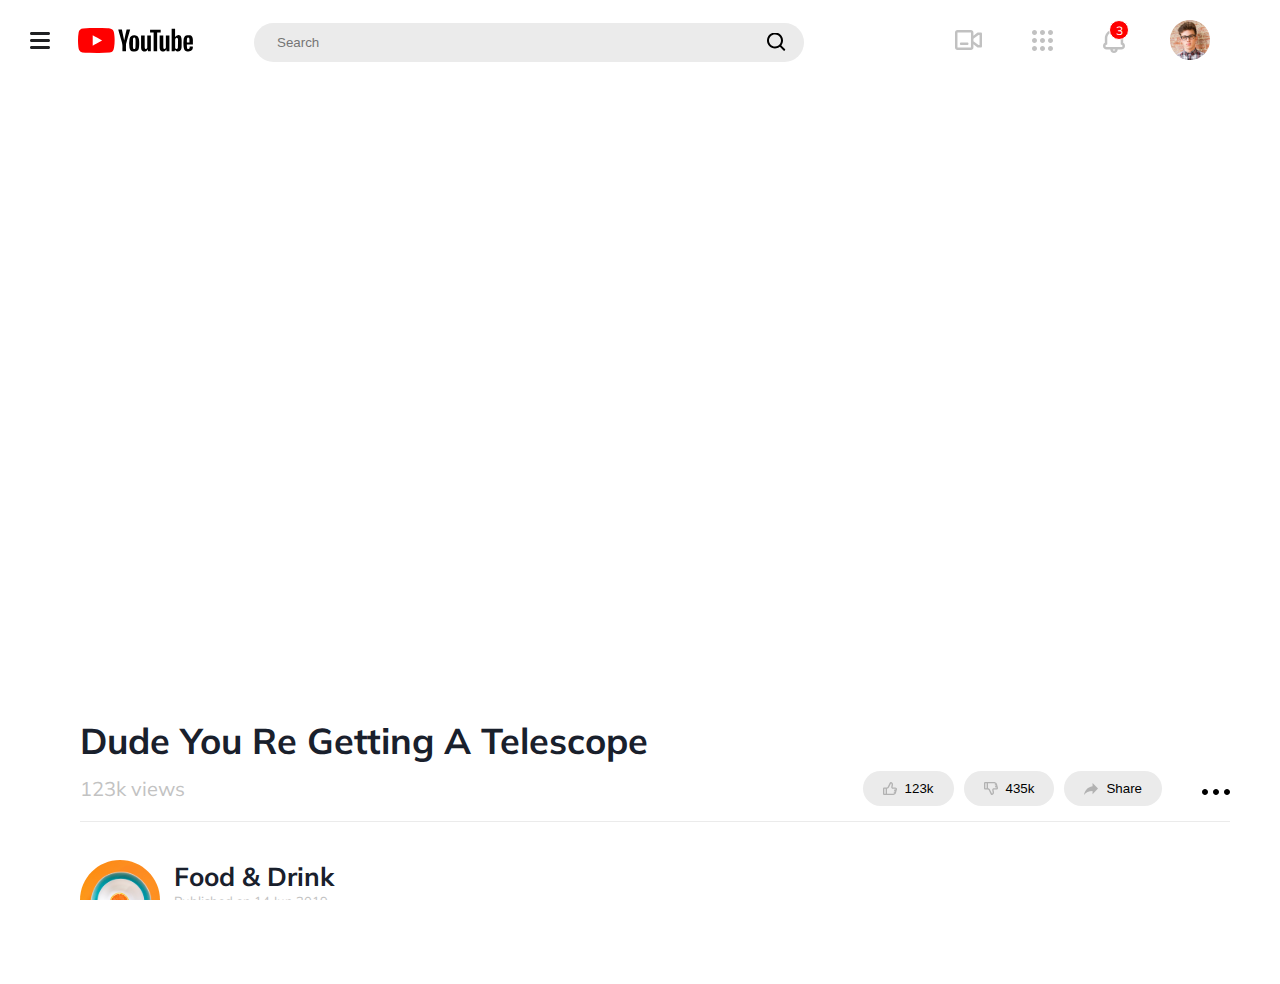
<file: video-player.html>
<!DOCTYPE html>
<html lang="en">

<head>
  <meta charset="UTF-8">
  <meta http-equiv="X-UA-Compatible" content="IE=edge">
  <meta name="viewport" content="width=device-width, initial-scale=1.0">
  <link rel="preconnect" href="https://fonts.gstatic.com" crossorigin>
  <link href="https://fonts.googleapis.com/css2?family=Mulish:wght@400;700&display=swap" rel="stylesheet">

  <link rel="stylesheet" href="./css/main.css">
  <link rel="stylesheet" href="./css/media.css">

  <title>YouTube Redesign</title>
</head>

<body>
  <header class="header">
    <div class="header__wrapper">
      <div class="header__logo">
        <a href="#" class="hamburger"><img src="./img/icons/hamburger.svg" alt="Menu"></a>
        <a href="./index.html"><img src="./img/logo.svg" alt="YouTube"></a>
      </div>
      <div class="header__input-wrapper">
        <input class="header__input-search" type="text" name="header-search" placeholder="Search">
      </div>
      <div class="header__details">
        <a href="#" class="header__icon">
          <svg class="icon" width="27" height="20" viewBox="0 0 27 20" xmlns="http://www.w3.org/2000/svg">
            <path fill-rule="evenodd" clip-rule="evenodd"
              d="M22.2082 2.86766L18.4091 5.68182V2.50266C18.4091 1.11814 17.3104 0 15.955 0H2.4541C1.09644 0 0 1.12048 0 2.50266V17.4973C0 18.8819 1.09874 20 2.4541 20H15.955C17.3126 20 18.4091 18.8795 18.4091 17.4973V14.3182L22.2082 17.1323C22.48 17.3336 22.9801 17.5 23.32 17.5H25.7691C26.456 17.5 27 16.939 27 16.2469V3.75309C27 3.06064 26.4489 2.5 25.7691 2.5H23.32C22.9732 2.5 22.4823 2.66461 22.2082 2.86766ZM2.45455 17.5V2.5H15.9545V17.5H2.45455ZM4.90909 13.75C4.90909 13.0596 5.45956 12.5 6.13996 12.5H12.2691C12.9489 12.5 13.5 13.0548 13.5 13.75C13.5 14.4404 12.9495 15 12.2691 15H6.13996C5.46017 15 4.90909 14.4452 4.90909 13.75ZM23.5108 14.9998L18.424 11.238L18.4243 8.76179L23.5073 4.9966L24.5455 4.99818V14.9988L23.5108 14.9998Z" />
          </svg>
        </a>
        <a href="#" class="header__icon">
          <svg class="icon" width="21" height="21" viewBox="0 0 21 21" xmlns="http://www.w3.org/2000/svg">
            <path fill-rule="evenodd" clip-rule="evenodd"
              d="M0 2.5C0 3.88071 1.11929 5 2.5 5C3.88071 5 5 3.88071 5 2.5C5 1.11929 3.88071 0 2.5 0C1.11929 0 0 1.11929 0 2.5ZM2.5 13C1.11929 13 0 11.8807 0 10.5C0 9.11929 1.11929 8 2.5 8C3.88071 8 5 9.11929 5 10.5C5 11.8807 3.88071 13 2.5 13ZM2.5 21C1.11929 21 0 19.8807 0 18.5C0 17.1193 1.11929 16 2.5 16C3.88071 16 5 17.1193 5 18.5C5 19.8807 3.88071 21 2.5 21ZM10.5 21C9.11929 21 8 19.8807 8 18.5C8 17.1193 9.11929 16 10.5 16C11.8807 16 13 17.1193 13 18.5C13 19.8807 11.8807 21 10.5 21ZM16 18.5C16 19.8807 17.1193 21 18.5 21C19.8807 21 21 19.8807 21 18.5C21 17.1193 19.8807 16 18.5 16C17.1193 16 16 17.1193 16 18.5ZM10.5 13C9.11929 13 8 11.8807 8 10.5C8 9.11929 9.11929 8 10.5 8C11.8807 8 13 9.11929 13 10.5C13 11.8807 11.8807 13 10.5 13ZM8 2.5C8 3.88071 9.11929 5 10.5 5C11.8807 5 13 3.88071 13 2.5C13 1.11929 11.8807 0 10.5 0C9.11929 0 8 1.11929 8 2.5ZM18.5 13C17.1193 13 16 11.8807 16 10.5C16 9.11929 17.1193 8 18.5 8C19.8807 8 21 9.11929 21 10.5C21 11.8807 19.8807 13 18.5 13ZM16 2.5C16 3.88071 17.1193 5 18.5 5C19.8807 5 21 3.88071 21 2.5C21 1.11929 19.8807 0 18.5 0C17.1193 0 16 1.11929 16 2.5Z" />
          </svg>
        </a>
        <a data-count="3" class="header__notification header__icon" href="#">
          <svg class="icon" width="22" height="26" viewBox="0 0 22 26" xmlns="http://www.w3.org/2000/svg">
            <path fill-rule="evenodd" clip-rule="evenodd"
              d="M3.66927 22.4545C1.64382 22.4545 0 20.8655 0 18.9091C0 17.6106 0.727122 16.4532 1.83849 15.835C1.83849 15.4764 1.83333 11.2256 1.83333 11.2256C1.83333 7.14185 4.66852 3.70365 8.55556 2.6765V2.36364C8.55556 1.05824 9.64997 0 11 0C12.35 0 13.4444 1.05824 13.4444 2.36364V2.6765C17.3323 3.70344 20.1667 7.14194 20.1667 11.2318V15.8454C21.2793 16.4664 22 17.619 22 18.9091C22 20.8681 20.3586 22.4545 18.3307 22.4545H14.6667C14.6646 24.413 13.0197 26 11 26C8.97496 26 7.33333 24.4143 7.33333 22.4571L3.66927 22.4545ZM9.77778 22.4545C9.77778 23.1083 10.3244 23.6364 11 23.6364C11.6709 23.6364 12.2201 23.1064 12.2222 22.4545H9.77778ZM17.7222 11.2318V16.9427C17.7222 17.2702 17.9922 17.6032 18.3181 17.6847L18.6385 17.7648C19.1733 17.8984 19.5556 18.3689 19.5556 18.9091C19.5556 19.5624 19.0088 20.0909 18.3307 20.0909H3.66927C2.99369 20.0909 2.44444 19.56 2.44444 18.9091C2.44444 18.3666 2.82517 17.8979 3.36026 17.7647L3.69151 17.6823C4.0153 17.6017 4.27778 17.2732 4.27778 16.9426V11.2256C4.27778 7.63639 7.28675 4.72727 11 4.72727C14.7148 4.72727 17.7222 7.63541 17.7222 11.2318Z" />
          </svg>
        </a>
      </div>
      <a href="#" class="header__avatar">
        <img src="./img/avatars/avatar1.svg" alt="Avatar">
      </a>
      <a href="#" class="header__more">
        <svg width="5" height="19" viewBox="0 0 5 19" fill="none" xmlns="http://www.w3.org/2000/svg">
          <path fill-rule="evenodd" clip-rule="evenodd"
            d="M2.5 0C3.88071 0 5 1.11929 5 2.5C5 3.88071 3.88071 5 2.5 5C1.11929 5 0 3.88071 0 2.5C0 1.11929 1.11929 0 2.5 0ZM5 9.5C5 8.11929 3.88071 7 2.5 7C1.11929 7 0 8.11929 0 9.5C0 10.8807 1.11929 12 2.5 12C3.88071 12 5 10.8807 5 9.5ZM5 16.5C5 15.1193 3.88071 14 2.5 14C1.11929 14 0 15.1193 0 16.5C0 17.8807 1.11929 19 2.5 19C3.88071 19 5 17.8807 5 16.5Z"
            fill="black" />
        </svg>
      </a>
    </div>
  </header>
  <main class="main">
    <section class="content content__video-player">
      <div class="sidebar scroll">
        <nav class="sidebar__menu">
          <ul class="sidebar__menu-list">
            <li class="sidebar__menu-item">
              <a href="#" class="sidebar__link sidebar__link_active">
                <div class="sidebar__menu-icon-wrapper">
                  <svg class="icon icon_active" width="20" height="19" viewBox="0 0 20 19"
                    xmlns="http://www.w3.org/2000/svg">
                    <path fill-rule="evenodd" clip-rule="evenodd"
                      d="M1.55192 10.5921C1.19689 10.9455 0.621289 10.9455 0.266267 10.5921C-0.0887555 10.2388 -0.0887555 9.66595 0.266267 9.31262L9.35718 0.264999C9.7122 -0.0883329 10.2878 -0.0883329 10.6428 0.264999L19.7337 9.31262C20.0888 9.66595 20.0888 10.2388 19.7337 10.5921C19.3787 10.9455 18.8031 10.9455 18.4481 10.5921L18.1818 10.3274V17.1945C18.1818 18.1933 17.3689 19 16.3628 19H3.63716C2.63348 19 1.81818 18.1934 1.81818 17.1945V10.3274L1.55192 10.5921ZM3.63716 17.1905L6.36364 17.191V11.7597C6.36364 11.2612 6.77023 10.8571 7.27003 10.8571H12.73C13.2306 10.8571 13.6364 11.2609 13.6364 11.7597V17.1929L16.3636 17.1945V8.51944L10 2.19166L3.63632 8.51948C3.63613 10.2308 3.63716 17.1905 3.63716 17.1905ZM11.8182 12.6653V17.1923L8.18182 17.1914V12.6667L11.8182 12.6653Z" />
                  </svg>
                </div>
                Home
              </a>
            </li>
            <li class="sidebar__menu-item">
              <a href="#" class="sidebar__link">
                <div class="sidebar__menu-icon-wrapper">
                  <svg class="icon" width="16" height="21" viewBox="0 0 16 21" xmlns="http://www.w3.org/2000/svg">
                    <path fill-rule="evenodd" clip-rule="evenodd"
                      d="M13.615 7.20041C15.1323 8.51081 16 10.1175 16 12.321C16 16.9118 12.4133 20.5268 8.0115 20.5268C3.60573 20.5268 0 16.9093 0 12.321C0 9.79412 0.547583 8.23242 2.15502 5.6366C2.66365 4.81522 3.89867 5.11434 3.99436 6.08209C4.08034 6.95167 4.34435 7.69187 4.729 8.25935C4.47244 5.19295 5.80372 1.74433 9.08631 0.10596C9.84629 -0.27335 10.6943 0.424512 10.4966 1.26648C9.98409 3.44851 10.5121 4.62244 11.8924 5.88709C11.926 5.91795 12.098 6.04489 12.3254 6.21279C12.7373 6.51686 13.3311 6.95524 13.615 7.20041ZM2.62075 9.00737C2.33897 9.66335 2 10.4525 2 12.321C2 15.7681 4.70107 18.478 8.0115 18.478C11.3159 18.478 14 15.7727 14 12.321C14 10.7811 13.4246 9.71578 12.3258 8.76679C12.1524 8.61699 11.7458 8.31456 11.3632 8.0299C11.0014 7.76076 10.6609 7.5075 10.559 7.41416C9.23392 6.20002 8.4238 4.9071 8.31376 3.18307C7.64377 3.85212 6.10424 5.93208 6.97198 10.0484C7.1065 10.6865 6.6318 11.289 5.99451 11.289C4.73006 11.289 3.48016 10.2984 2.71627 8.78204C2.68562 8.85634 2.65357 8.93095 2.62075 9.00737Z" />
                  </svg>
                </div>
                Trending
              </a>
            </li>
            <li class="sidebar__menu-item">
              <a href="#" class="sidebar__link">
                <div class="sidebar__menu-icon-wrapper">
                  <svg class="icon" width="18" height="18" viewBox="0 0 18 18" xmlns="http://www.w3.org/2000/svg">
                    <path fill-rule="evenodd" clip-rule="evenodd"
                      d="M3.9056 1C3.9056 0.447715 4.35471 0 4.901 0H12.9102C13.4599 0 13.9056 0.443865 13.9056 1C13.9056 1.55228 13.4565 2 12.9102 2H4.901C4.35125 2 3.9056 1.55614 3.9056 1ZM0.0101027 8.0949L0.811023 16.1041C0.917267 17.1665 1.83603 18 2.90122 18H14.91C15.9712 18 16.8943 17.1632 17.0002 16.1041L17.8011 8.0949C17.9152 6.95379 17.0495 6 15.9047 6H1.90647C0.759323 6 -0.103812 6.95576 0.0101027 8.0949ZM2.01101 8.00421L15.7998 8.0079L14.9056 16H2.9056L2.01101 8.00421ZM2.90122 3C2.35555 3 1.9056 3.44772 1.9056 4C1.9056 4.55614 2.35136 5 2.90122 5H14.91C15.4557 5 15.9056 4.55228 15.9056 4C15.9056 3.44386 15.4598 3 14.91 3H2.90122Z" />
                  </svg>
                </div>
                Subscriptions
              </a>
            </li>
          </ul>
      </div>
      <div class="content__video-player-page scroll">
        <div class="content__video-material">
          <div class="content__video-player-container">
            <div class="content__video-player-wrapper">
              <iframe class="content__video"
                src="https://www.youtube.com/embed/?v=cYzJVZv-EWc&list=RDcYzJVZv-EWc&start_radio=1"></iframe>
            </div>
            <h2 class="content__video-name">Dude You Re Getting A Telescope</h2>
            <div class="content__video-intelligence">
              <span class="content__video-views">123k views</span>
              <div class="content__video-feedback">
                <ul class="content__video-feedback-list">
                  <li class="content__video-feedback-item">
                    <button type="button" class="content__video-feedback-button">
                      <svg class="icon" width="14" height="13" viewBox="0 0 14 13" xmlns="http://www.w3.org/2000/svg">
                        <path fill-rule="evenodd" clip-rule="evenodd"
                          d="M0 11.7329C0 12.4323 0.596816 12.998 1.33303 12.998C1.33303 12.998 8.04913 13.0025 9.00292 12.998C11.0812 13.0194 12.3926 12.4547 12.9582 10.9982C13.11 10.6258 13.9501 7.41689 13.9574 7.38101C14.1966 6.31709 13.4012 5.38783 12.2412 5.38783L9.83527 5.38768C9.64957 5.38767 9.5284 5.24849 9.5647 5.07611C9.5647 5.07611 9.74339 4.23206 9.78223 4.02284C9.92755 3.23995 10.0069 2.62439 9.99953 2.2066C10.012 1.54647 9.63906 0.992714 9.04973 0.55583C8.73233 0.320535 8.24694 0.101358 8.24694 0.101358C7.74148 -0.141148 7.13599 0.0682933 6.90137 0.550712C6.90137 0.550712 4.98706 4.51167 4.82791 4.81413C4.66876 5.11658 4.25203 5.38803 3.88249 5.38803H1.33303C0.597467 5.38803 0 5.95447 0 6.65321V11.7329ZM9.01732 11.7298C10.4976 11.745 11.231 11.4606 11.6047 10.7784H11.3349C10.9656 10.7784 10.6663 10.497 10.6663 10.1443C10.6663 9.79404 10.9618 9.51011 11.3349 9.51011H12.0027C12.0577 9.30901 12.1167 9.09296 12.1758 8.87595H11.6682C11.2989 8.87595 10.9996 8.59446 10.9996 8.24178C10.9996 7.89154 11.2951 7.60761 11.6682 7.60761H12.5203C12.5978 7.32142 12.6492 7.1312 12.6517 7.12138C12.715 6.84298 12.5544 6.65617 12.2411 6.65617L9.83518 6.65602C8.81064 6.65595 8.05528 5.78677 8.25766 4.82571C8.26457 4.79306 8.45663 3.87033 8.46926 3.80229C8.60705 3.05999 8.67174 2.52963 8.66643 2.22779L8.66646 2.18372C8.67005 1.99438 8.54896 1.79258 8.23018 1.55626C8.19435 1.5297 7.95995 1.39474 7.95995 1.39474L6.03797 5.34669C5.68177 6.07909 4.84873 6.60806 3.99985 6.65323V11.7323C6.11497 11.7318 8.75851 11.7309 9.01732 11.7298ZM2.66657 6.65636H1.33303L1.33328 11.7329L2.66657 11.7326V6.65636Z" />
                      </svg>
                      123k
                    </button>
                  </li>
                  <li class="content__video-feedback-item">
                    <button type="button" class="content__video-feedback-button">
                      <svg class="icon" width="14" height="13" viewBox="0 0 14 13" xmlns="http://www.w3.org/2000/svg">
                        <path fill-rule="evenodd" clip-rule="evenodd"
                          d="M0 1.26715C0 0.567738 0.596816 0.00196838 1.33303 0.00196838C1.33303 0.00196838 8.04913 -0.0024662 9.00292 0.00197601C11.0812 -0.019372 12.3926 0.545282 12.9582 2.00179C13.11 2.37423 13.9501 5.58311 13.9574 5.61899C14.1966 6.68291 13.4012 7.61217 12.2412 7.61217L9.83527 7.61232C9.64957 7.61233 9.5284 7.75151 9.5647 7.92389C9.5647 7.92389 9.74339 8.76794 9.78223 8.97716C9.92755 9.76005 10.0069 10.3756 9.99953 10.7934C10.012 11.4535 9.63906 12.0073 9.04973 12.4442C8.73233 12.6795 8.24694 12.8986 8.24694 12.8986C7.74148 13.1411 7.13599 12.9317 6.90137 12.4493C6.90137 12.4493 4.98706 8.48833 4.82791 8.18587C4.66876 7.88342 4.25203 7.61197 3.88249 7.61197H1.33303C0.597467 7.61197 0 7.04553 0 6.34679V1.26715ZM9.01732 1.27024C10.4976 1.25503 11.231 1.53944 11.6047 2.22155H11.3349C10.9656 2.22155 10.6663 2.50304 10.6663 2.85572C10.6663 3.20596 10.9618 3.48989 11.3349 3.48989H12.0027C12.0577 3.69099 12.1167 3.90704 12.1758 4.12405H11.6682C11.2989 4.12405 10.9996 4.40554 10.9996 4.75822C10.9996 5.10846 11.2951 5.39239 11.6682 5.39239H12.5203C12.5978 5.67858 12.6492 5.8688 12.6517 5.87862C12.715 6.15702 12.5544 6.34383 12.2411 6.34383L9.83518 6.34398C8.81064 6.34405 8.05528 7.21323 8.25766 8.17429C8.26457 8.20694 8.45663 9.12967 8.46926 9.19771C8.60705 9.94001 8.67174 10.4704 8.66643 10.7722L8.66646 10.8163C8.67005 11.0056 8.54896 11.2074 8.23018 11.4437C8.19435 11.4703 7.95995 11.6053 7.95995 11.6053L6.03797 7.65331C5.68177 6.92091 4.84873 6.39194 3.99985 6.34677V1.26772C6.11497 1.26825 8.75851 1.26912 9.01732 1.27024ZM2.66657 6.34364H1.33303L1.33328 1.26715L2.66657 1.26741V6.34364Z" />
                      </svg>
                      435k
                    </button>
                  </li class="content__video-feedback-list">
                  <li class="content__video-feedback-item">
                    <button type="button" class="content__video-feedback-button">
                      <svg class="icon" width="14" height="12" viewBox="0 0 14 12" xmlns="http://www.w3.org/2000/svg">
                        <path d="M8.55556 0L14 5.6L8.55556 11.2V7.92C4.66667 7.92 1.94444 9.2 0 12C0.777778 8 3.11111 4 8.55556
                        3.2V0Z" />
                      </svg>
                      Share
                    </button>
                  </li>
                </ul>
                <span>
                  <a href="#">
                    <svg width="28" height="6" viewBox="0 0 28 6" fill="none" xmlns="http://www.w3.org/2000/svg">
                      <path fill-rule="evenodd" clip-rule="evenodd"
                        d="M3 6C4.65685 6 6 4.65685 6 3C6 1.34315 4.65685 0 3 0C1.34315 0 0 1.34315 0 3C0 4.65685 1.34315 6 3 6ZM14 6C15.6569 6 17 4.65685 17 3C17 1.34315 15.6569 0 14 0C12.3431 0 11 1.34315 11 3C11 4.65685 12.3431 6 14 6ZM28 3C28 4.65685 26.6569 6 25 6C23.3431 6 22 4.65685 22 3C22 1.34315 23.3431 0 25 0C26.6569 0 28 1.34315 28 3Z"
                        fill="black" />
                    </svg>
                  </a>
                </span>
              </div>
            </div>
          </div>
          <div class="content__video-description">
            <h2 class="content__channel-title content__channel-title_flex-start">
              <div class="content__channel-image-wrapper">
                <img src="./img/plate.svg" alt="Plate">
              </div>
              <div>
                Food & Drink
                <span class="content__channel-info content__channel-info_desktop">Published on 14 Jun 2019</span>
                <span class="content__channel-info content__channel-info_mobile">245K subscribed</span>
                <p class="content__video-about">
                  A successful marketing plan relies heavily on the pulling-power of advertising copy. Writing
                  result-oriented ad copy is difficult, as it must appeal to, entice, and convince consumers to take
                  action. There is no magic formula to write perfect ad copy; it is based on a number of factors,
                  including ad placement, demographic, even the consumer's mood when they see your ad.
                </p>
                <a href="#" class="content__video-about-more">Show more</a>
              </div>
            </h2>
            <button class="subscribe">Subscribe</button>
          </div>
        </div>
        <div class="content__video-slider scroll">
          <div class="content__video-slider-header">
            <h2 class="content__video-slider-title">Next</h2>
            <div class="content__autoplay-container">
              <span class="content__autoplay-name">Autoplay</span>
              <label class="switch">
                <input type="checkbox" class="content__input-autoplay">
                <span class="autoplay round"></span>
              </label>
            </div>
          </div>
          <div class="content__slider">
            <ul class="content__video-list">
              <li class="content__video-item">
                <a href="#" class="content__video-link">
                  <div class="content__video-sm-image-wrapper">
                    <img class="image-border-radius" src="./img/video/small-size/small-video7.jpg" alt="Video">
                    <span class="video-time">8:00</span>
                  </div>
                  <h3 class="content__video-title">Baby Monitor Technology</h3>
                  <div class="content__video-info">
                    <p>123k views</p>
                    <p>Dollie Blair</p>
                  </div>
                </a>
              </li>
              <li class="content__video-item">
                <a href="#" class="content__video-link">
                  <div class="content__video-sm-image-wrapper">
                    <img class="image-border-radius" src="./img/video/small-size/small-video8.jpg" alt="Video">
                    <span class="video-time">8:00</span>
                  </div>
                  <h3 class="content__video-title">A Good Autoresponder</h3>
                  <div class="content__video-info">
                    <p>123k views</p>
                    <p>Dollie Blair</p>
                  </div>
                </a>
              </li>
              <li class="content__video-item">
                <a href="#" class="content__video-link">
                  <div class="content__video-sm-image-wrapper">
                    <img class="image-border-radius" src="./img/video/small-size/small-video16.jpg" alt="Video">
                    <span class="video-time">8:00</span>
                  </div>
                  <h3 class="content__video-title">Selecting The Right Hotel</h3>
                  <div class="content__video-info">
                    <p>123k views</p>
                    <p>Dollie Blair</p>
                  </div>
                </a>
              </li>
              <li class="content__video-item">
                <a href="#" class="content__video-link">
                  <div class="content__video-sm-image-wrapper">
                    <img class="image-border-radius" src="./img/video/small-size/small-video10.jpg" alt="Video">
                    <span class="video-time">8:00</span>
                  </div>
                  <h3 class="content__video-title">A Good Autoresponder</h3>
                  <div class="content__video-info">
                    <p>123k views</p>
                    <p>Food & Drink</p>
                  </div>
                </a>
              </li>
              <li class="content__video-item">
                <a href="#" class="content__video-link">
                  <div class="content__video-sm-image-wrapper">
                    <img class="image-border-radius" src="./img/video/small-size/small-video16.jpg" alt="Video">
                    <span class="video-time">1:56</span>
                  </div>
                  <h3 class="content__video-title">Baby Monitor Technology</h3>
                  <div class="content__video-info">
                    <p>123k views</p>
                    <p>Food & Drink</p>
                  </div>
                </a>
              </li>
              <li class="content__video-item">
                <a href="#" class="content__video-link">
                  <div class="content__video-sm-image-wrapper">
                    <img class="image-border-radius" src="./img/video/small-size/small-video17.jpg" alt="Video">
                    <span class="video-time">4:15</span>
                  </div>
                  <h3 class="content__video-title">Asteroids</h3>
                  <div class="content__video-info">
                    <p>123k views · 4 months ago</p>
                    <p>Dollie Blair</p>
                  </div>
                </a>
              </li>
            </ul>
          </div>
        </div>
      </div>
    </section>
  </main>
</body>

</html>
</file>
<file: css/main.css>
* {
  padding: 0;
  margin: 0;
  box-sizing: border-box;
}
body {
  font-family: "Mulish", sans-serif;
  font-size: 16px;
  font-weight: 400;
  overflow: hidden;
  height: 100vh;
}
h1,
h2,
h3,
h4,
h5 {
  font-weight: 700;
}
h2,
h3 {
  color: #19202c;
}
h2 {
  font-size: 26px;
}
h3 {
  font-size: 16px;
}
a {
  display: block;
  text-decoration: none;
  color: #898989;
}
ul,
li {
  list-style: none;
  padding: 0;
  margin: 0;
}
img {
  width: 100%;
  height: 100%;
}
span {
  display: block;
  margin: 0;
}
button {
  border: none;
  cursor: pointer;
}
input {
  background: #ebebeb;
  border-radius: 22px;
  border: none;
  outline: none;
}
.scroll::-webkit-scrollbar {
  width: 5px;
  background-color: #f9f9fd;
}
.scroll::-webkit-scrollbar-thumb {
  border-radius: 10px;
  background-color: #969696;
}
.scroll::-webkit-scrollbar-track {
  -webkit-box-shadow: inset 0 0 6px rgba(0, 0, 0, 0.2);
  border-radius: 10px;
  background-color: #f9f9fd;
}
.subscribe {
  background-color: #ff0000;
  border-radius: 20px;
  padding: 10px 20px;
  color: #fff;
  transition: all 0.1s ease;
  font-size: 16px;
}
.subscribe:hover {
  background-color: #c60000;
}
.icon,
.arrow {
  opacity: 0.24;
}
.image-border-radius {
  border-radius: 14px;
}
.video-time {
  position: absolute;
  bottom: 10px;
  right: 10px;
  background-color: rgba(0, 0, 0, 0.3);
  border-radius: 12px;
  padding: 3px 8px;
  color: #fff;
}

.header__icon:hover .icon,
.content__channel-notification:hover .icon {
  opacity: 1;
  fill: #ff0000;
}

.header {
  padding: 20px 70px 20px 30px;
  min-width: 1440px;
}

.header__wrapper {
  display: grid;
  align-items: center;
  grid-template-columns: max-content 1fr repeat(2, auto);
}
.header__logo {
  display: flex;
  align-items: center;
}
.logo {
  display: none;
  color: #19202c;
  font-weight: 700;
}
.logo__wrapper {
  width: 37px;
  height: 25px;
  margin-right: 10px;
}
.header__input-search {
  padding: 12px 40px 12px 23px;
  width: 830px;
  margin-left: 60px;
  position: relative;
}
.header__input-wrapper {
  position: relative;
  width: fit-content;
}
.header__input-wrapper::after {
  content: "";
  position: absolute;
  background-image: url(../img/icons/search.svg);
  background-repeat: no-repeat;
  width: 19px;
  height: 19px;
  right: 0px;
  top: 50%;
  transform: translate(-18px, -50%);
}
.header__details {
  display: grid;
  align-items: center;
  grid-auto-flow: column;
  grid-auto-columns: auto;
  grid-column-gap: 50px;
  margin-right: 45px;
}

.header__notification {
  position: relative;
}

.header__notification::after {
  content: attr(data-count);
  position: absolute;
  font-size: 12px;
  width: 18px;
  height: 18px;
  background-color: #ff0000;
  border: 1px solid #fff;
  border-radius: 50%;
  color: #fff;
  top: -7px;
  right: -4px;
  display: flex;
  align-items: center;
  justify-content: center;
}
.header__more {
  display: none;
}
.sidebar {
  min-width: 230px;
  height: 100%;
  overflow-y: auto;
  padding-left: 30px;
  padding-bottom: 40px;
}

.sidebar__menu-item:last-child,
.sidebar__subscriptions-item:last-child {
  margin-bottom: 0;
}
.icon,
.sidebar__link {
  transition: all 0.2s ease;
}
.sidebar__menu-list_secondary {
  margin-top: 60px;
}

.hamburger {
  margin-right: 28px;
}
.main {
  height: 100%;
}
.content {
  display: flex;
  height: calc(100% - 84px);
  padding-top: 30px;
}
.sidebar__menu {
  margin-bottom: 58px;
}

.sidebar__menu-item {
  margin-bottom: 29px;
}
.sidebar__link {
  display: flex;
  align-items: center;
  width: fit-content;
}
.sidebar__link:hover,
.sidebar__link_active {
  color: #ff0000;
}
.sidebar__link:hover .icon,
.icon_active {
  opacity: 1;
  fill: #ff0000;
}

.sidebar__menu-icon-wrapper {
  width: 20px;
  height: 20px;
  margin-right: 13px;
}
.sidebar__menu-icon-wrapper_more {
  text-align: center;
}
.sidebar__subscriptions {
  margin-bottom: 104px;
}
.sidebar__subscriptions-title {
  margin-bottom: 30px;
  color: #000;
  font-size: 18px;
}
.sidebar__subscriptions-item {
  margin-bottom: 23px;
}
.sidebar__subscriptions-avatar-wrapper {
  width: 26px;
  height: 26px;
  margin-right: 10px;
}
.content__main-page {
  padding-top: 0;
}
.content__home-page {
  overflow: auto;
  overflow-x: hidden;
  padding: 0 25px 64px;
  margin: 0 auto;
}
.content__header {
  display: flex;
  align-items: center;
  justify-content: space-between;
}
.content__specific-title {
  display: flex;
  align-items: center;
}
.content__image-wrapper {
  width: 50px;
  height: 50px;
  margin-right: 20px;
}
.content__image {
  width: 100%;
}
.arrows {
  display: inherit;
  margin-right: 110px;
}
.arrow {
  background-color: #000;
  width: 28px;
  height: 28px;
  border-radius: 50%;
  position: relative;
  transition: all 0.1s ease;
}
.arrow:hover {
  opacity: 0.4;
}
.arrow-icon {
  margin: 0 auto;
  width: 8px;
  height: 12px;
}
.arrow_left {
  margin-right: 10px;
}
.content__recommendation {
  margin-top: 49px;
}
.content__recommendation:first-child {
  margin-top: 0;
}
.content__slider {
  margin-top: 30px;
  padding-bottom: 18px;
  margin-bottom: -18px;
}
.content__video-list {
  display: flex;
  align-items: flex-start;
  overflow: auto;
}
.content__video-item {
  margin-right: 40px;
  max-width: 100%;
  flex: 0 1 80%;
}
.content__video-item:last-child {
  margin: 0;
}
.content__video-big-image-wrapper,
.content__video-sm-image-wrapper {
  position: relative;
}
.content__video-sm-image-wrapper {
  padding-bottom: 50%;
}
.content__video-big-image-wrapper {
  padding-bottom: 50%;
}
.content__video-big-image-wrapper img {
  position: absolute;
}
.content__video-sm-image-wrapper img {
  position: absolute;
}
.content__video-title {
  padding: 10px 0 4px;
}
.content__video-info {
  font-size: 13px;
  display: flex;
  align-items: center;
  justify-content: space-between;
  gap: 14px;
}
.content__subtitle {
  font-size: 16px;
  font-weight: 400;
  color: #c2c2c2;
  margin-left: 19px;
  margin-top: 5px;
}
.content__controls {
  display: flex;
  align-items: center;
}
.content__controls .subscribe {
  margin-right: 40px;
}

/* Channel page */

.content__channel-page {
  padding: 0 65px 40px 25px;
  overflow: auto;
  overflow-x: hidden;
  margin: -20px auto 0;
}

.content__channel-bg {
  height: 280px;
  width: auto;
}

.content__channel-intro {
  display: flex;
  align-items: flex-start;
  justify-content: space-between;
  margin-top: 30px;
}

.content__channel-title {
  display: grid;
  grid-auto-flow: column;
  grid-auto-columns: auto;
  align-items: center;
}
.content__channel-image-wrapper {
  width: 80px;
  height: 80px;
  margin-right: 14px;
}
.content__channel-info {
  font-size: 13px;
  color: #c2c2c2;
  font-weight: 400;
}
.content__channel-controls {
  display: flex;
  align-items: center;
}
.content__channel-notification {
  margin-right: 20px;
}
.content__channel-about {
  display: flex;
  align-items: flex-start;
  justify-content: space-between;
  margin-top: 20px;
}

.content__channel-tabs-list {
  display: flex;
  align-items: center;
}
.content__channel-tabs-item {
  width: fit-content;
  margin-right: 70px;
}
.content__channel-tabs-item:last-child {
  margin-right: 0;
}
.content__channel-tab-link:hover {
  color: #ff0000;
}
.content__channel-tab-link .icon {
  opacity: 1;
}
.content__channel-tab-link:hover .icon {
  fill: #ff0000;
}
.content__channel-tab-link {
  color: #000;
  font-size: 18px;
  transition: all 0.1s ease;
}
.active-tab {
  color: #ff0000;
  font-weight: 700;
  position: relative;
}
.active-tab::after {
  content: "";
  position: absolute;
  width: 60px;
  height: 2px;
  background-color: #ff0000;
  border-radius: 3px;
  bottom: -3px;
  left: -4px;
}
.content__channel-tabs {
  flex: 0 1 70%;
}
.content__channel-tabs-content {
  margin-top: 54px;
}
.content__channel-page .content__recommendation {
  margin-top: 60px;
}
.content__channel-tabs-content {
  display: flex;
}
.content__channel-tabs-content a {
  flex: 0 1 46%;
}
.content__channel-tabs-text {
  margin-left: 32px;
  width: 510px;
  padding-top: 20px;
}
.content__channel-tabs-title {
  margin-bottom: 10px;
}
.content__channel-recommended {
  margin-right: 80px;
}
.content__channel-recommended-list {
  display: grid;
  grid-auto-flow: row;
  grid-auto-rows: auto;
  grid-row-gap: 30px;
}
.content__video-info-data {
  font-size: 16px;
  margin-top: 24px;
  color: #c2c2c2;
}
.content__channel-recommended-title {
  color: #c2c2c2;
  font-weight: 400;
  margin-bottom: 30px;
}
.content__channel-recommended-image-wrapper {
  width: 50px;
  height: 50px;
  margin-right: 20px;
}
.content__channel-recommended-link {
  display: flex;
  align-items: center;
  font-weight: 700;
  color: #000;
  transition: all 0.1s ease;
  font-size: 18px;
}
.content__channel-recommended-link:hover {
  color: #ff0000;
}
.tabs-more {
  display: none;
}

/* Video player */

.content__video-player-page {
  padding: 10px 50px 48px 80px;
  overflow: auto;
  overflow-x: hidden;
  width: 100%;
  display: grid;
  grid-template-columns: 1fr min-content;
  grid-column-gap: 40px;
  justify-content: space-between;
}
.content__video-material {
  width: 100%;
}

.content__video {
  margin-bottom: 20px;
  width: 100%;
  height: 700px;
  border: none;
  border-radius: 14px;
}
.content__video-name {
  margin-bottom: 8px;
  font-size: 36px;
}
.content__video-views {
  color: #c2c2c2;
  font-size: 20px;
}
.content__video-intelligence,
.content__video-feedback,
.content__video-feedback-button {
  display: flex;
  align-items: center;
}
.content__video-intelligence {
  justify-content: space-between;
  position: relative;
}
.content__video-player-container {
  padding-bottom: 15px;
}
.content__video-feedback-list {
  display: grid;
  grid-auto-flow: column;
  grid-auto-columns: auto;
  grid-column-gap: 10px;
  margin-right: 40px;
}
.content__video-feedback-button {
  background-color: #ebebeb;
  border-radius: 20px;
  padding: 10px 20px;
  transition: all 0.2s ease;
}
.content__video-feedback-button:hover {
  background-color: #c7c7c7;
}
.content__video-feedback-button .icon {
  margin-right: 8px;
}
.content__video-player {
  padding-top: 0;
}
.content__channel-title_flex-start {
  align-items: flex-start;
}
.content__video-description {
  display: flex;
  align-items: flex-start;
  justify-content: space-between;
  border-top: 1px solid #d8d8d880;
  padding-top: 38px;
}
.content__video-about {
  font-size: 16px;
  font-weight: 400;
  padding: 14px 0;
  width: 820px;
}
.content__video-about-more {
  color: #c2c2c2;
  font-size: 20px;
  font-weight: 400;
}

/* Switch  */

.switch {
  position: relative;
  width: 44px;
  height: 28px;
  display: block;
}
.switch .content__input-autoplay {
  width: 0;
  height: 0;
}

.autoplay {
  position: absolute;
  cursor: pointer;
  top: 0;
  left: 0;
  right: 0;
  bottom: 0;
  background-color: rgba(235, 235, 235, 0.3);
  -webkit-transition: 0.4s;
  transition: 0.4s;
}

.autoplay:before {
  position: absolute;
  content: "";
  height: 24px;
  width: 24px;
  left: 2px;
  top: 50%;
  background-color: #2196f3;
  transition: 0.4s;
  transform: translate(0, -50%);
}

.content__input-autoplay:checked + .autoplay:before {
  transform: translate(16px, -50%);
  background-color: #2196f3;
  box-shadow: 0px 0px 1px rgba(0, 0, 0, 0.12), 0px 1px 1px rgba(0, 0, 0, 0.237602);
}

.autoplay.round {
  border-radius: 14px;
}

.autoplay.round:before {
  border-radius: 50%;
}

/* Switch  */

.content__video-slider {
  overflow: auto;
  overflow-x: hidden;
  padding: 0 10px;
}
.content__video-slider .content__video-info {
  font-size: 18px;
}
.content__video-slider .content__video-sm-image-wrapper {
  width: 370px;
  height: 215px;
}
.content__video-slider .content__video-title {
  font-size: 26px;
}
.content__video-slider-header,
.content__autoplay-container {
  display: flex;
  align-items: center;
}
.content__video-slider-header {
  justify-content: space-between;
  margin-bottom: 26px;
}
.content__video-slider-title {
  font-size: 36px;
  color: rgba(25, 32, 44, 1);
}

.content__autoplay-name {
  margin-right: 11px;
  font-weight: 700;
  font-size: 16px;
  text-transform: uppercase;
  letter-spacing: 1px;
}
.content__video-player-page .content__video-list {
  display: flex;
  flex-direction: column;
}
.content__video-player-page .content__video-item {
  margin-right: 0;
  margin-bottom: 23px;
}

.content__channel-info_mobile {
  display: none;
}
.content__video-player .sidebar {
  display: none;
}
</file>
<file: css/media.css>
@media screen and (max-width: 1800px) {
  .content__channel-about {
    display: block;
  }
  .content__channel-tabs-content {
    margin-bottom: 40px;
  }
  .content__channel-recommended-list {
    display: grid;
    grid-auto-flow: column;
    grid-auto-columns: auto;
    grid-column-gap: 30px;
  }
}

@media screen and (max-width: 1700px) {
  .content__video-description {
    flex-direction: column;
    gap: 20px;
  }
  .content__video-slider .content__video-sm-image-wrapper {
    width: 300px;
    height: 160px;
  }
  .content__video-slider .content__video-title {
    font-size: 18px;
  }
  .content__video-slider .content__video-info {
    font-size: 16px;
  }
}

@media screen and (min-width: 1440px) {
  .content__channel-about {
    gap: 40px;
  }
}

@media screen and (max-width: 1440px) {
  .header {
    min-width: 1240px;
  }
  .header__input-search {
    width: 550px;
  }
  .content__channel-about {
    display: block;
  }
  .content__channel-bg {
    height: auto;
  }
  .content__channel-tabs-content {
    display: block;
  }
  .content__channel-tabs-text {
    margin-left: 0;
    width: auto;
  }
  .content__video {
    height: 600px;
  }
  .content__video-slider .content__video-sm-image-wrapper {
    width: 280px;
    height: 150px;
  }
  .content__video-player-page {
    display: block;
  }
  .content__video-player-page .content__video-list {
    flex-direction: row;
  }
  .content__video-player-page .content__video-item {
    margin-right: 40px;
  }
  .content__video-material {
    margin-bottom: 20px;
  }
  .content__video-slider-header {
    justify-content: flex-start;
  }
  .content__autoplay-container {
    margin-left: 30px;
  }
  .content__video-slider {
    overflow: initial;
    padding: 0;
  }

  .content__video-player-page .content__video-item:last-child {
    margin-right: 0;
  }
}
@media screen and (max-width: 1240px) {
  .header {
    min-width: 992px;
  }
  .header__input-search {
    width: 550px;
  }
  .header__details {
    display: none;
  }
  .content__header {
    align-items: start;
    flex-direction: column;
    gap: 20px;
  }
  .content__channel-tabs-list {
    display: grid;
    grid-template-columns: 1fr 1fr 1fr 1fr;
    grid-gap: 15px;
  }
  .content__video-intelligence {
    flex-direction: column;
    align-items: flex-start;
  }
  .content__video-views {
    margin-bottom: 20px;
    font-size: 16px;
  }
  .content__video-about {
    width: auto;
  }
}

@media screen and (max-width: 992px) {
  .header {
    min-width: 768px;
  }
  .header__input-search {
    width: 350px;
  }
  .sidebar {
    display: none;
  }
  .content__channel-intro {
    flex-direction: column;
  }
  .content__channel-title {
    margin-bottom: 20px;
  }
  .tabs-more {
    display: block;
  }
  .content__channel-tabs-item:nth-child(n + 5) {
    display: none;
  }
  .content__channel-page .content__video-big-image-wrapper {
    width: auto;
  }
  .content__video-name {
    font-size: 28px;
  }
}
@media (min-width: 768px) and (max-width: 1700px) {
  .content__slider {
    overflow: auto;
  }
  .content__video-list {
    width: max-content;
  }
  .content__video-list_second {
    width: auto;
  }
}
@media screen and (max-width: 768px) {
  .header {
    min-width: 425px;
  }
  .header__input-search {
    display: none;
  }
  .header__input-wrapper {
    width: auto;
  }
  .sidebar {
    display: none;
  }
  .content {
    padding-top: 0;
    overflow: auto;
    display: block;
  }

  .content__home-page {
    padding-top: 30px;
    margin: 0;
    overflow: hidden;
  }
  .content__channel-page {
    margin-top: 0;
    padding: 0 15px;
  }
  .arrows {
    display: none;
  }
  .content__header {
    gap: 0;
  }
  .content__channel-recommended-list {
    grid-auto-flow: row;
    grid-auto-rows: auto;
  }
  .content__controls .subscribe {
    margin-top: 15px;
  }
  .content__channel-bg {
    margin: 0 -65px 0 -25px;
  }
  .content__channel-bg img,
  .content__video {
    border-radius: 0;
  }
  .content__video-player-page {
    padding: 0 16px;
  }
  .content__video-player-wrapper {
    margin: 0 -16px;
  }
  .content__video-list {
    display: block;
  }
  .content__video-item {
    margin-right: 0;
    margin-bottom: 20px;
  }
  .content__home-page,
  .content__channel-page,
  .content__video-player-page {
    overflow: hidden;
  }
}
@media screen and (max-width: 576px) {
  .header {
    padding: 10px 16px;
    min-width: 320px;
  }
  .channel-page-logo {
    display: none;
  }
  .logo {
    display: flex;
    align-items: center;
  }
  .sidebar {
    display: block;
    height: auto;
    border-top: 1px solid #f1f1f1;
    padding-left: 0;
    position: fixed;
    bottom: 0;
    z-index: 12;
    background-color: #fff;
    width: 100%;
    padding: 12px 0;
  }
  .sidebar__menu {
    margin-bottom: 0;
  }
  .sidebar__menu-list {
    display: flex;
    justify-content: space-around;
  }
  .sidebar__menu-item {
    margin-bottom: 0;
  }
  .sidebar__link {
    flex-direction: column;
    font-size: 10px;
  }
  .sidebar__menu-icon-wrapper {
    margin-right: 0;
  }
  .sidebar__menu-list_secondary,
  .sidebar__subscriptions,
  .sidebar__settings {
    display: none;
  }
  .content {
    overflow: auto;
    display: block;
  }
  .content__home-page,
  .content__channel-page,
  .content__video-player-page {
    padding: 0 16px;
    padding-bottom: 15px;
  }
  .content__header {
    display: none;
  }

  .content__video-list {
    display: flex;
    flex-direction: column;
  }
  .content__video-item {
    margin-right: 0;
    margin-bottom: 30px;
    width: 100%;
  }
  .content__video-big-image-wrapper,
  .content__video-sm-image-wrapper {
    width: 100%;
    height: auto;
  }
  .content__video-big-image-wrapper img {
    width: 100%;
  }
  .hamburger {
    display: none;
  }
  .content__subtitle {
    display: none;
  }
  .content__controls .subscribe {
    display: none;
  }
  .content__slider {
    margin-top: 0;
  }
  .content__channel-tabs-item {
    margin-right: 0;
  }
  .content__channel-tabs-content {
    display: none;
  }
  .content__channel-recommended {
    display: none;
  }
  .content__channel-tabs-list {
    grid-gap: 25px;
  }
  .header__avatar {
    display: none;
  }
  .header__more {
    display: block;
    margin-top: 4px;
  }
  .content__channel-bg {
    height: 100px;
    width: auto;
    margin: 0 -16px;
  }
  .content__channel-bg .image-border-radius {
    border-radius: 0;
  }
  .content__channel-intro {
    margin-top: -45px;
  }
  .content__channel-title {
    display: block;
  }
  .content__channel-notification {
    display: none;
  }
  .content__home-page,
  .content__channel-page {
    margin-bottom: 40px;
  }
  .content__video-name {
    font-size: 20px;
  }
  .content__video {
    height: 180px;
  }
  .content__video-about {
    display: none;
  }
  .content__video-about-more {
    display: none;
  }
  .content__video-description .content__channel-image-wrapper {
    width: 50px;
    height: 50px;
  }
  .content__video-description .content__channel-title {
    font-size: 16px;
    display: flex;
    align-items: center;
    margin-bottom: 0;
  }
  .content__video-description .subscribe {
    background-color: transparent;
    color: #ff0000;
    padding: 0;
  }
  .content__video-description {
    flex-direction: row;
    gap: 50px;
    align-items: center;
    padding: 20px 0;
    border-bottom: 1px solid #d8d8d880;
  }
  .content__video-player-container {
    padding-bottom: 30px;
  }
  .content__channel-info_mobile {
    display: block;
  }

  .content__video-player-page .content__video-list {
    flex-direction: column;
  }
  .content__video-slider-title {
    font-size: 20px;
  }
  .content__autoplay-name {
    font-size: 10px;
  }
  .content__video-player-page .content__video-item {
    margin-right: 0;
  }
  .content__video-slider {
    padding: 0;
    width: 100%;
  }
  .content__video-slider .content__video-title {
    font-size: 16px;
  }
  .content__video-slider .content__video-info {
    font-size: 13px;
  }
  .switch {
    width: 30px;
    height: 20px;
  }
  .autoplay:before {
    width: 16px;
    height: 16px;
  }
  .content__input-autoplay:checked + .autoplay:before {
    transform: translate(10px, -50%);
  }
  .content__video-feedback span {
    display: none;
  }
  .content__video-feedback-list {
    margin-right: 0;
  }
  .content__video-slider-header {
    justify-content: space-between;
  }
  .content__video-views {
    font-size: 12px;
  }
  .content__video-feedback-button {
    font-size: 12px;
    padding: 10px;
  }
  .content__video-player .sidebar {
    display: block;
  }
  .content__video-slider .content__video-sm-image-wrapper {
    width: 100%;
    height: auto;
  }
  .content__video-player-wrapper {
    margin: 0 -16px;
  }
  .content__channel-info_desktop {
    display: none;
  }
}
</file>
